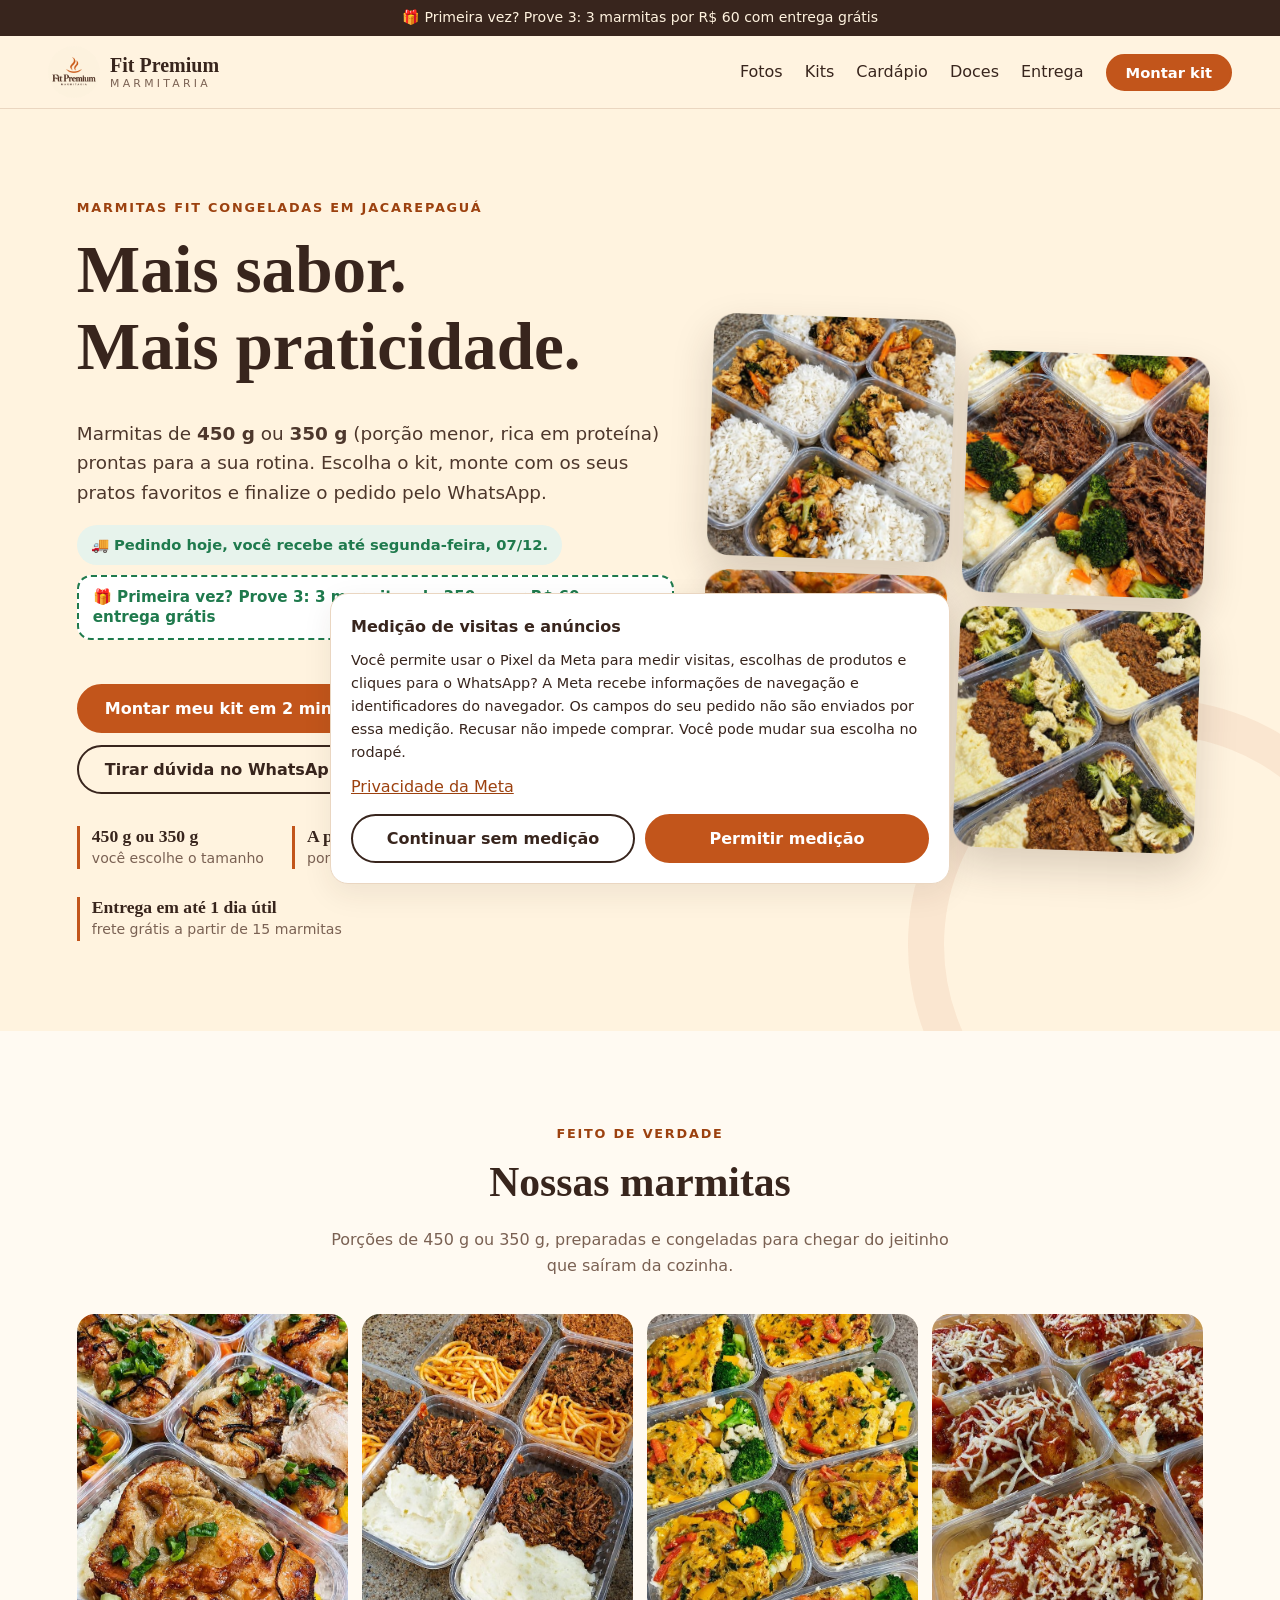
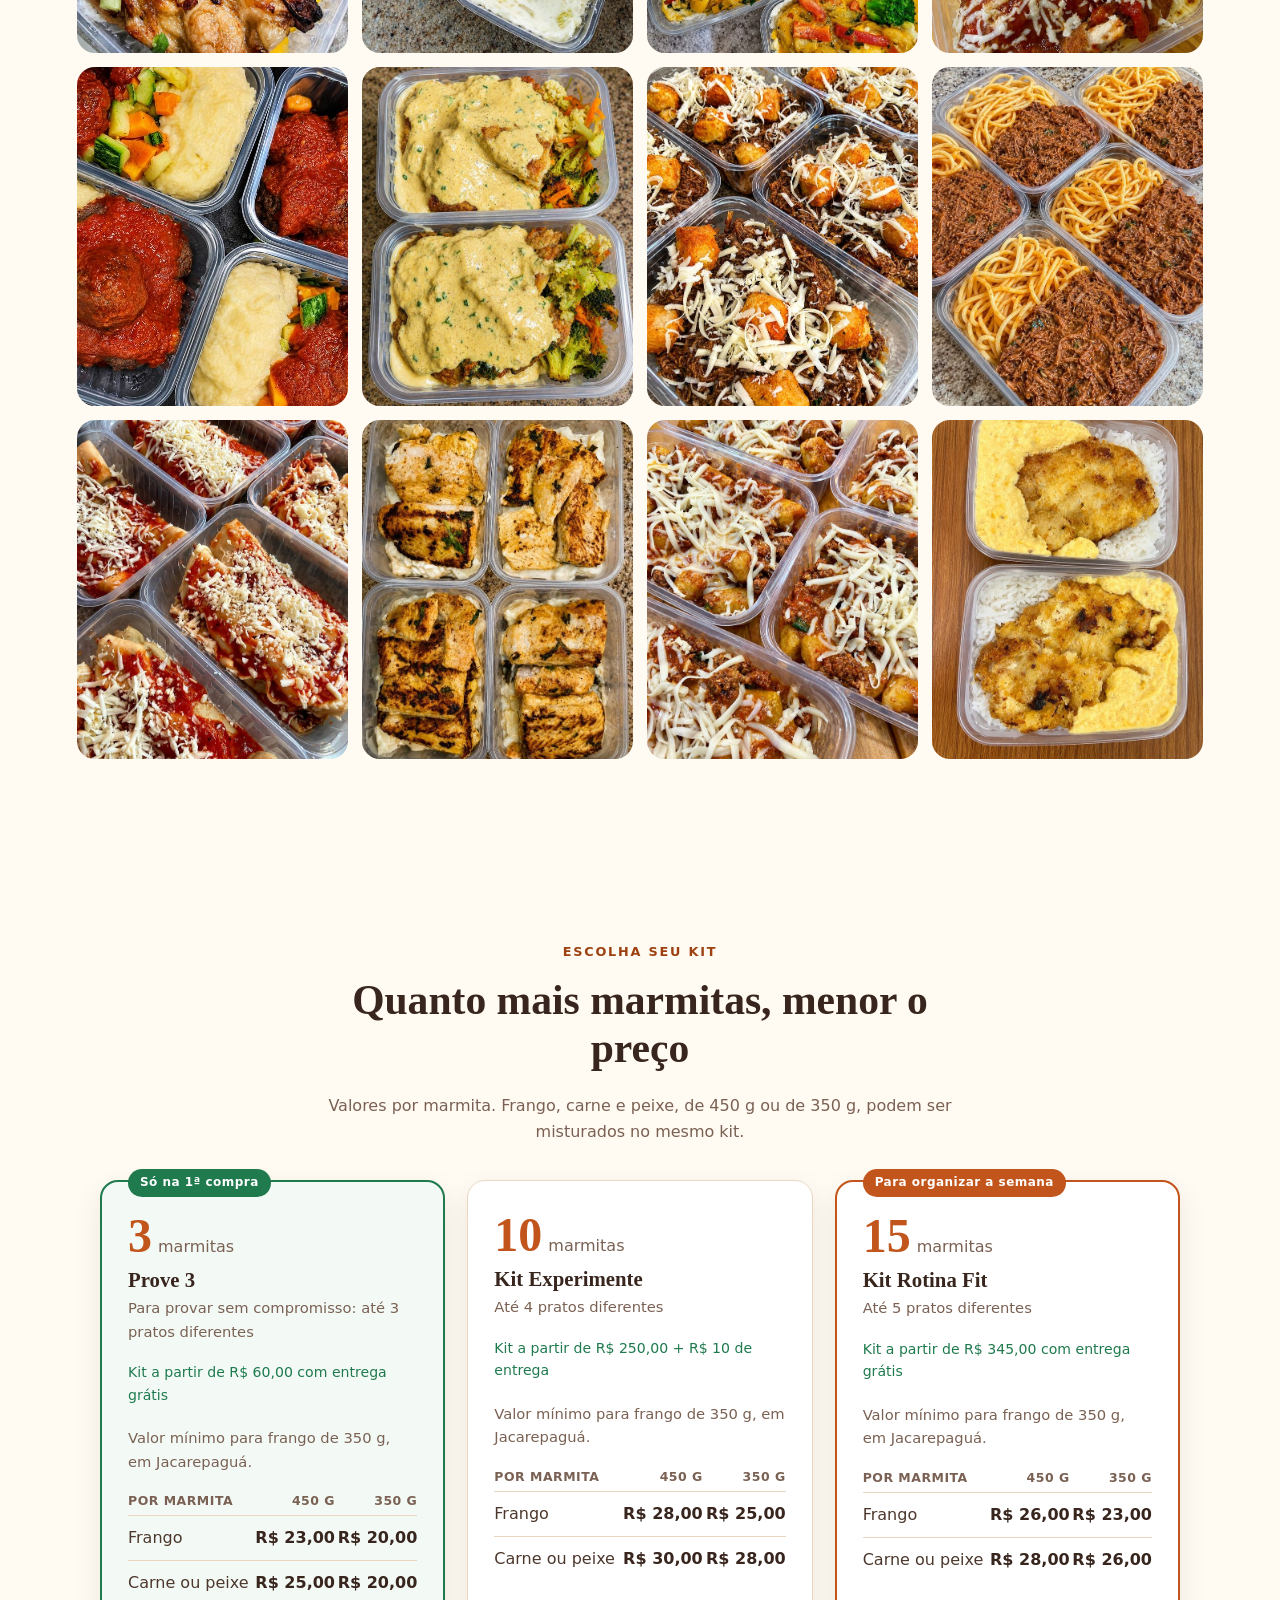
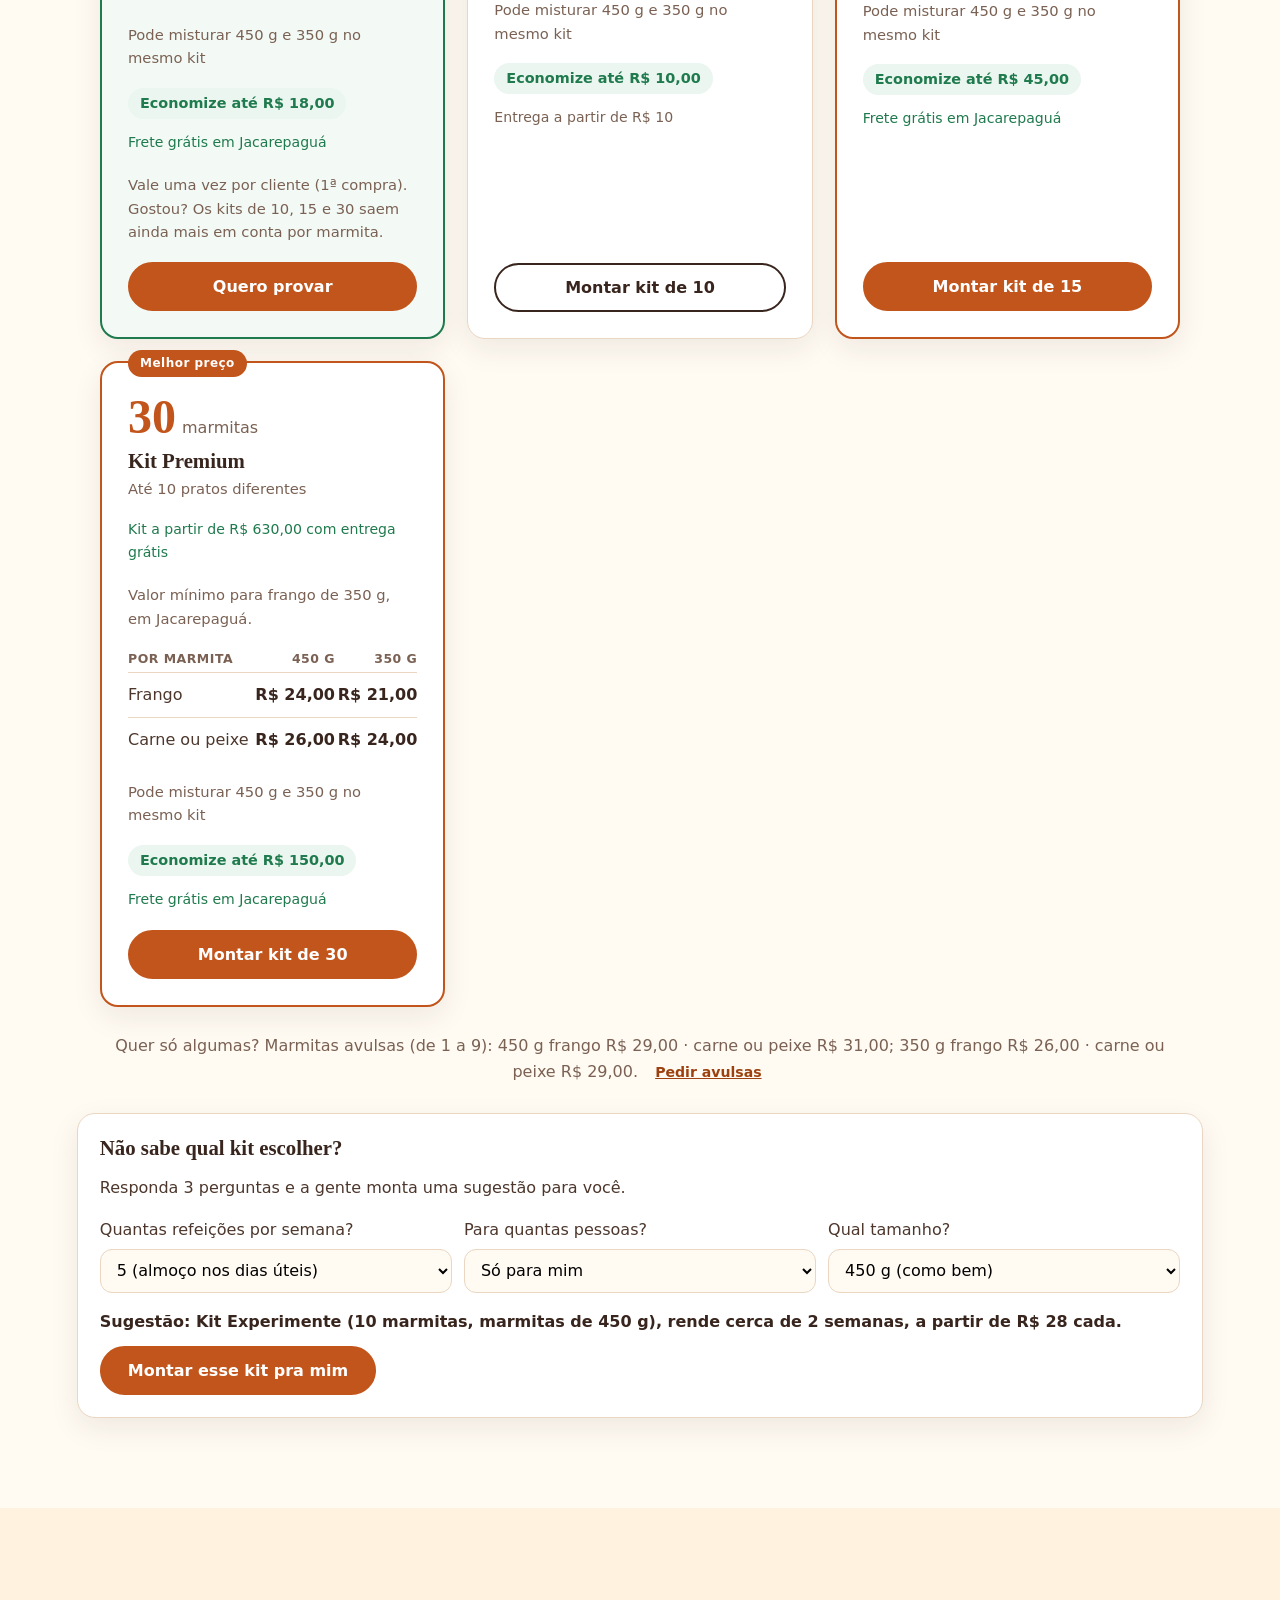
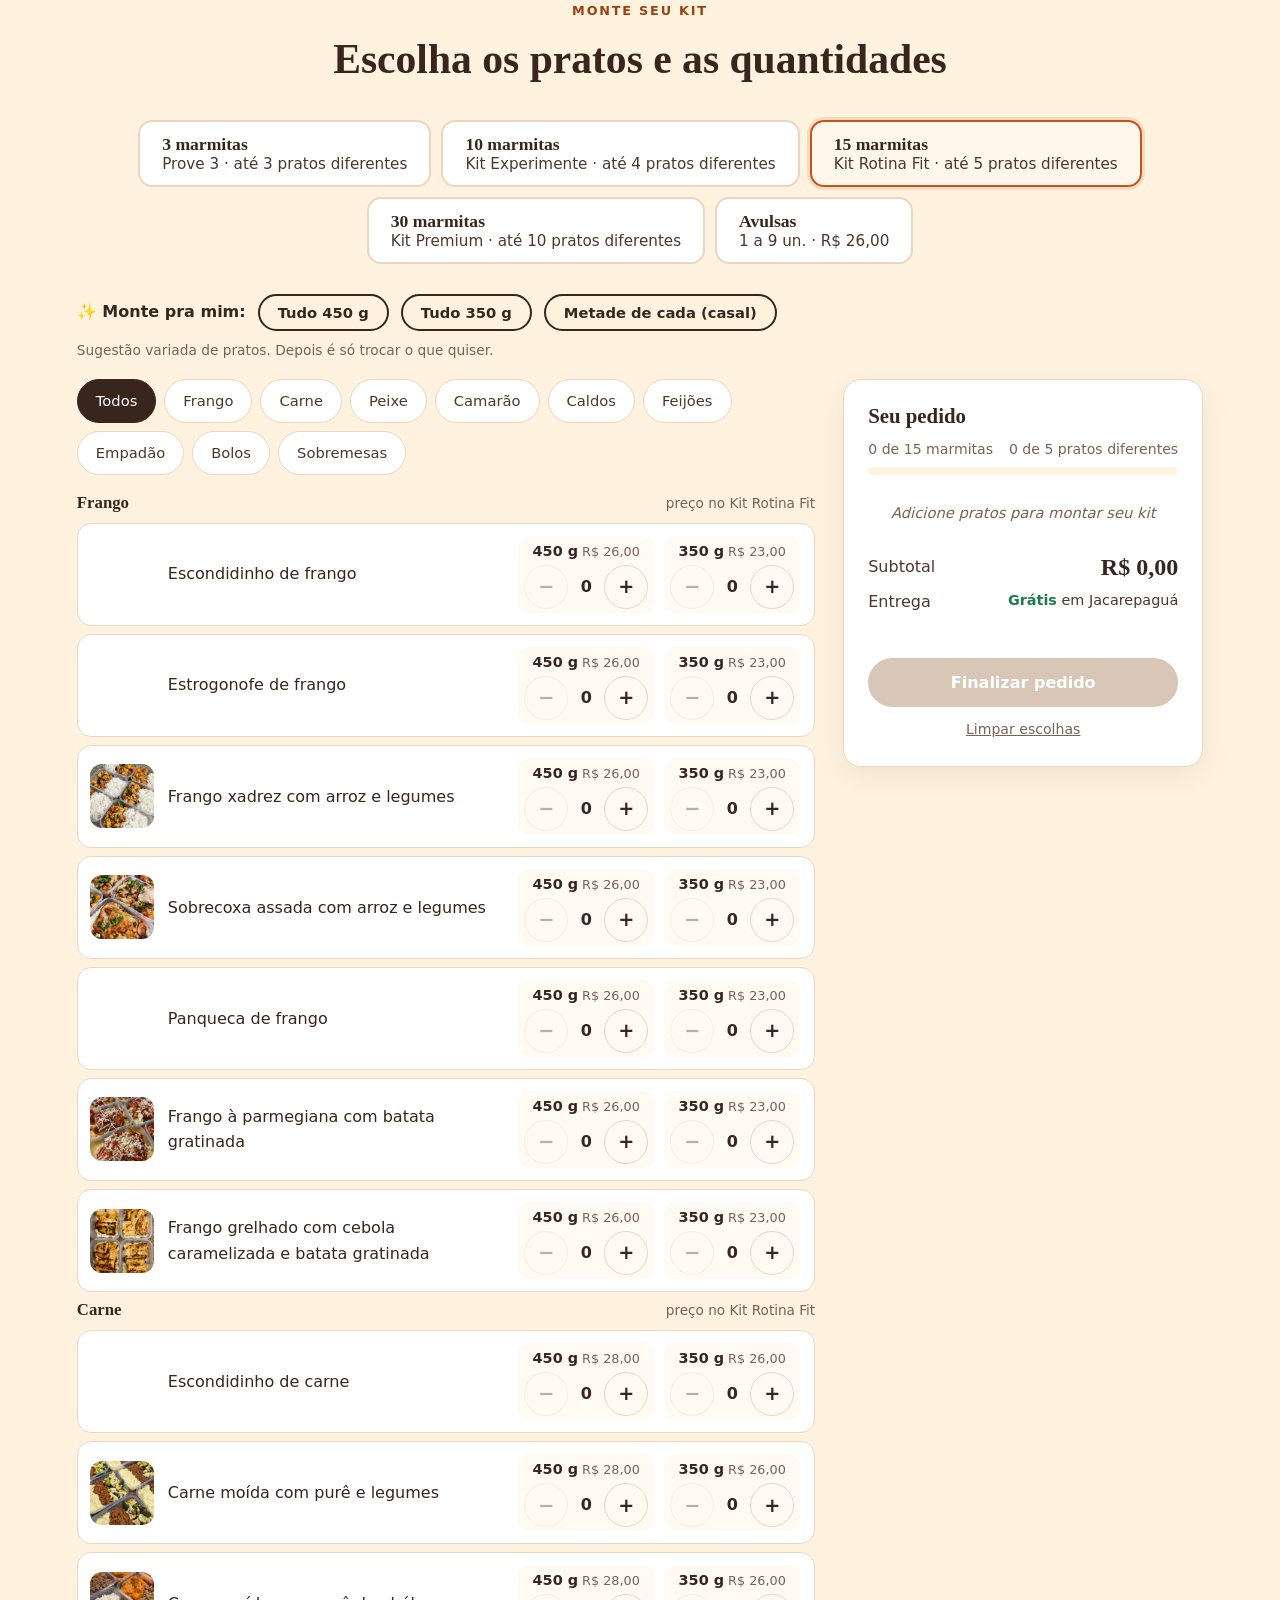
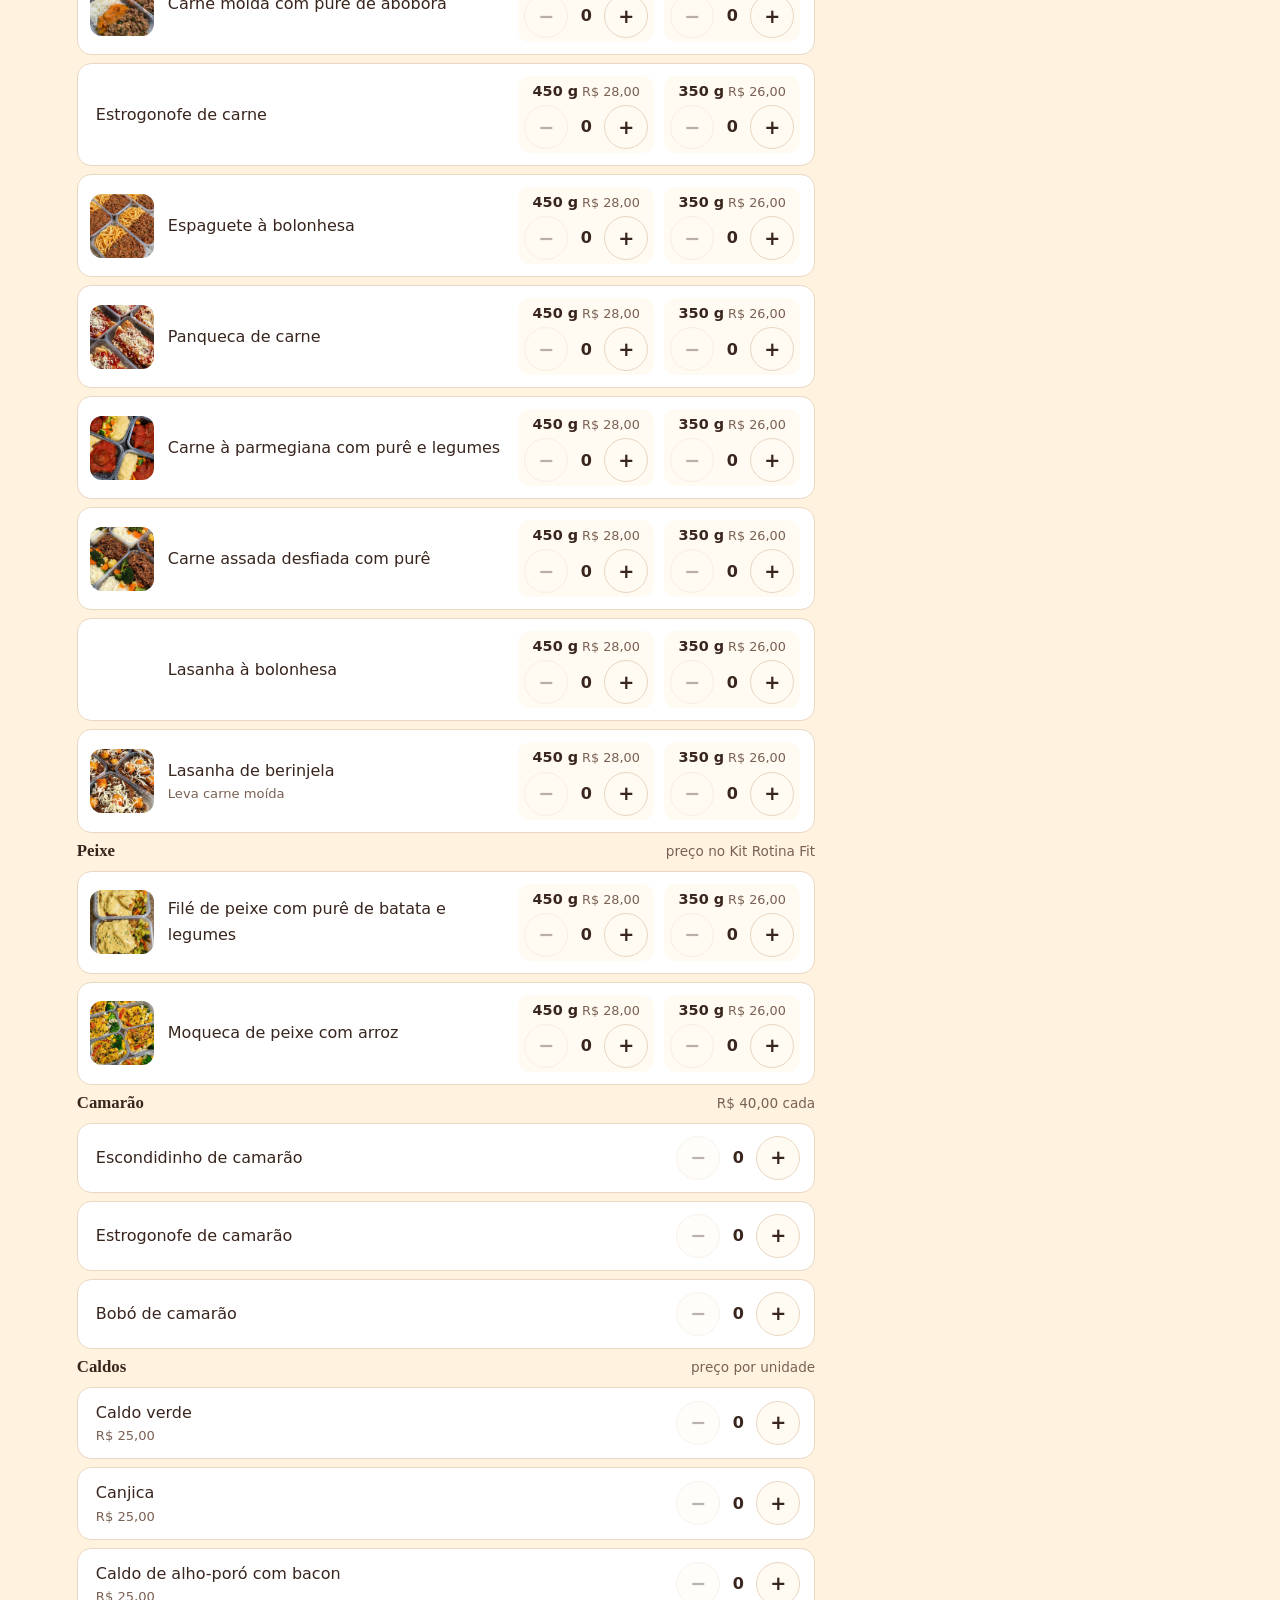
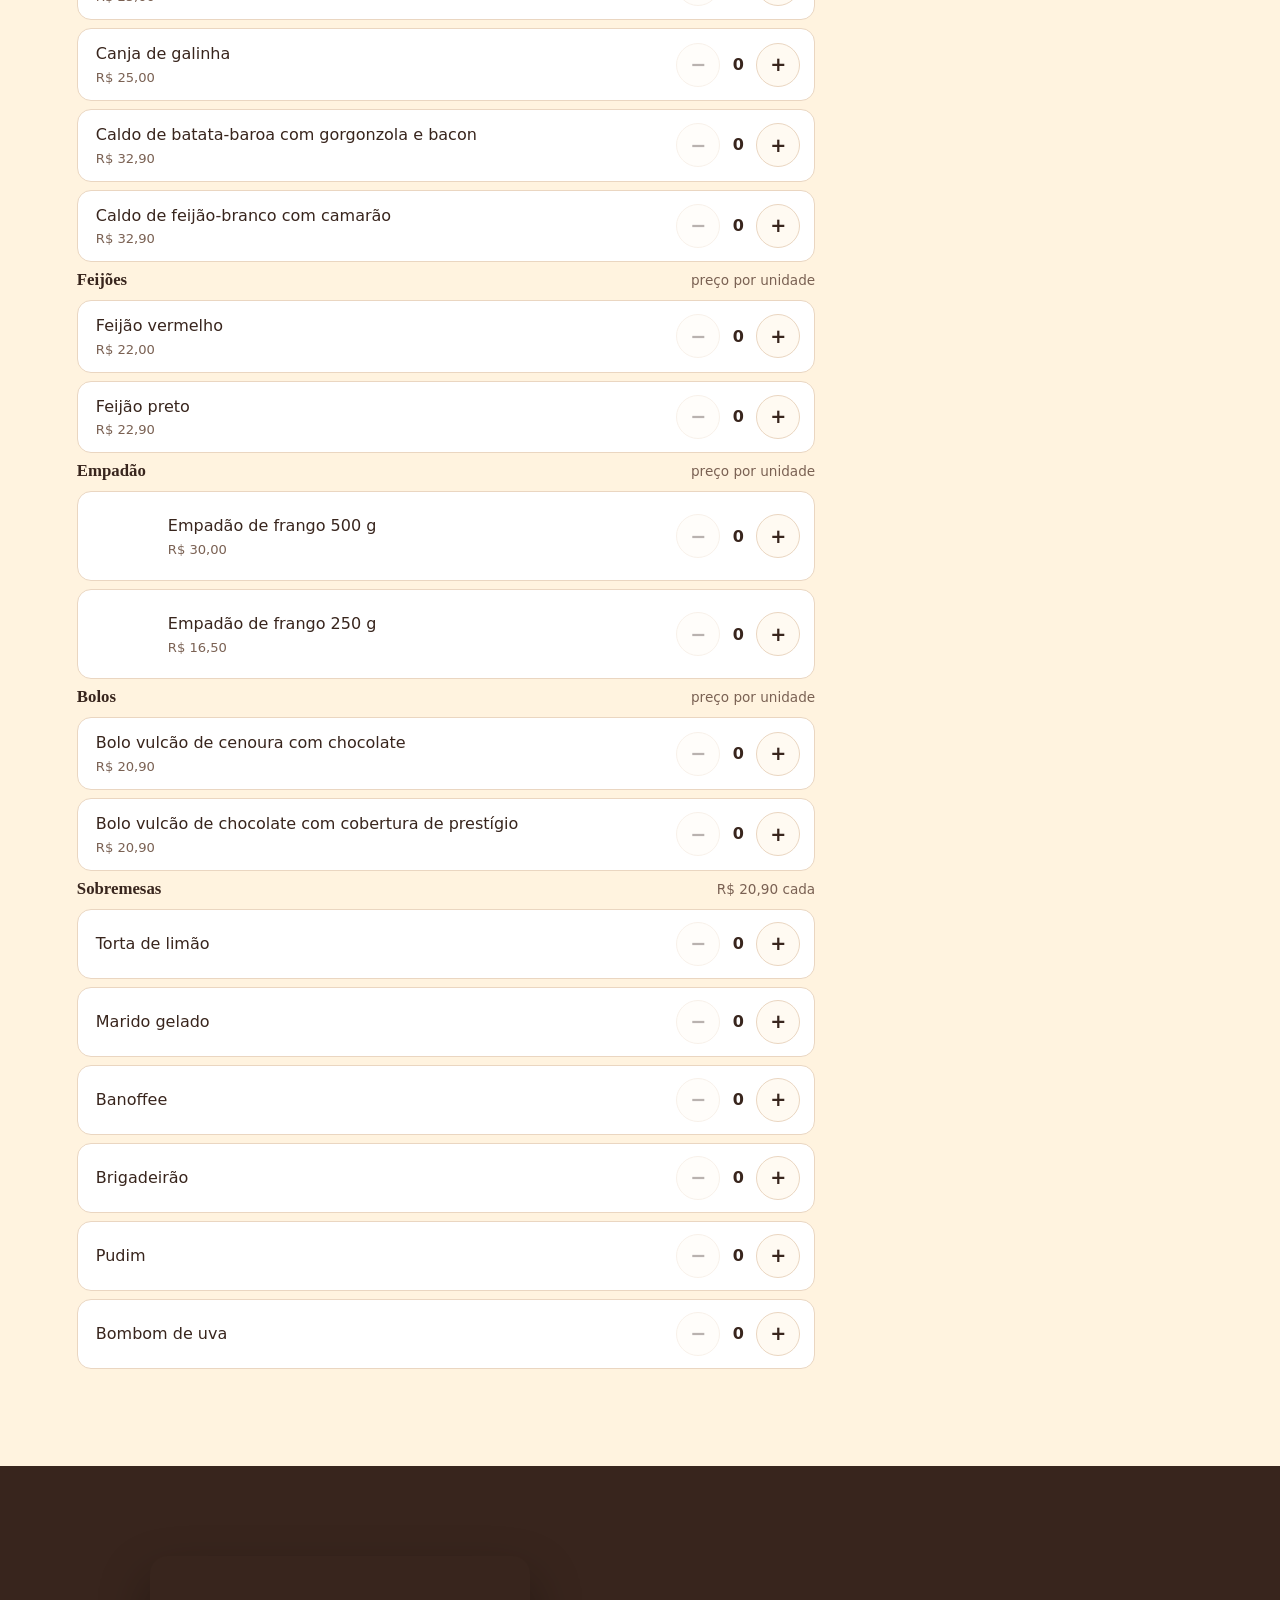
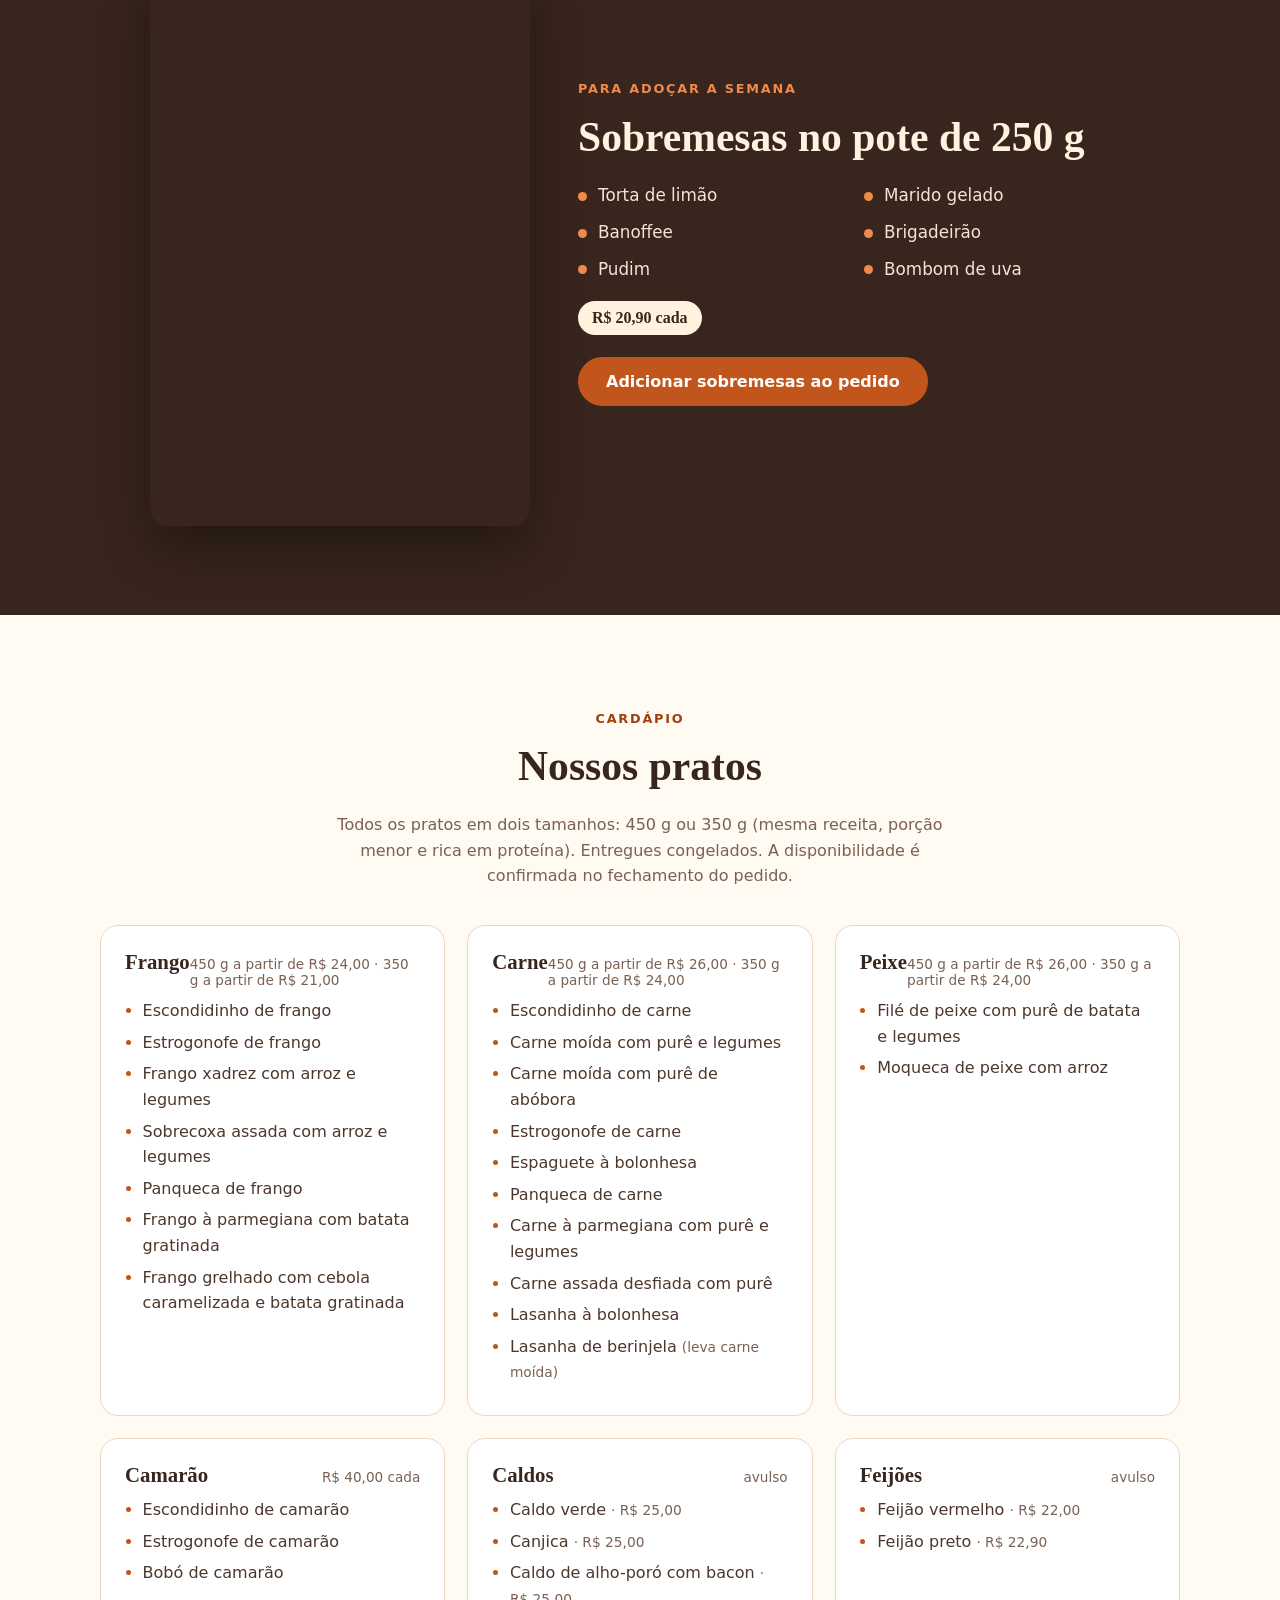
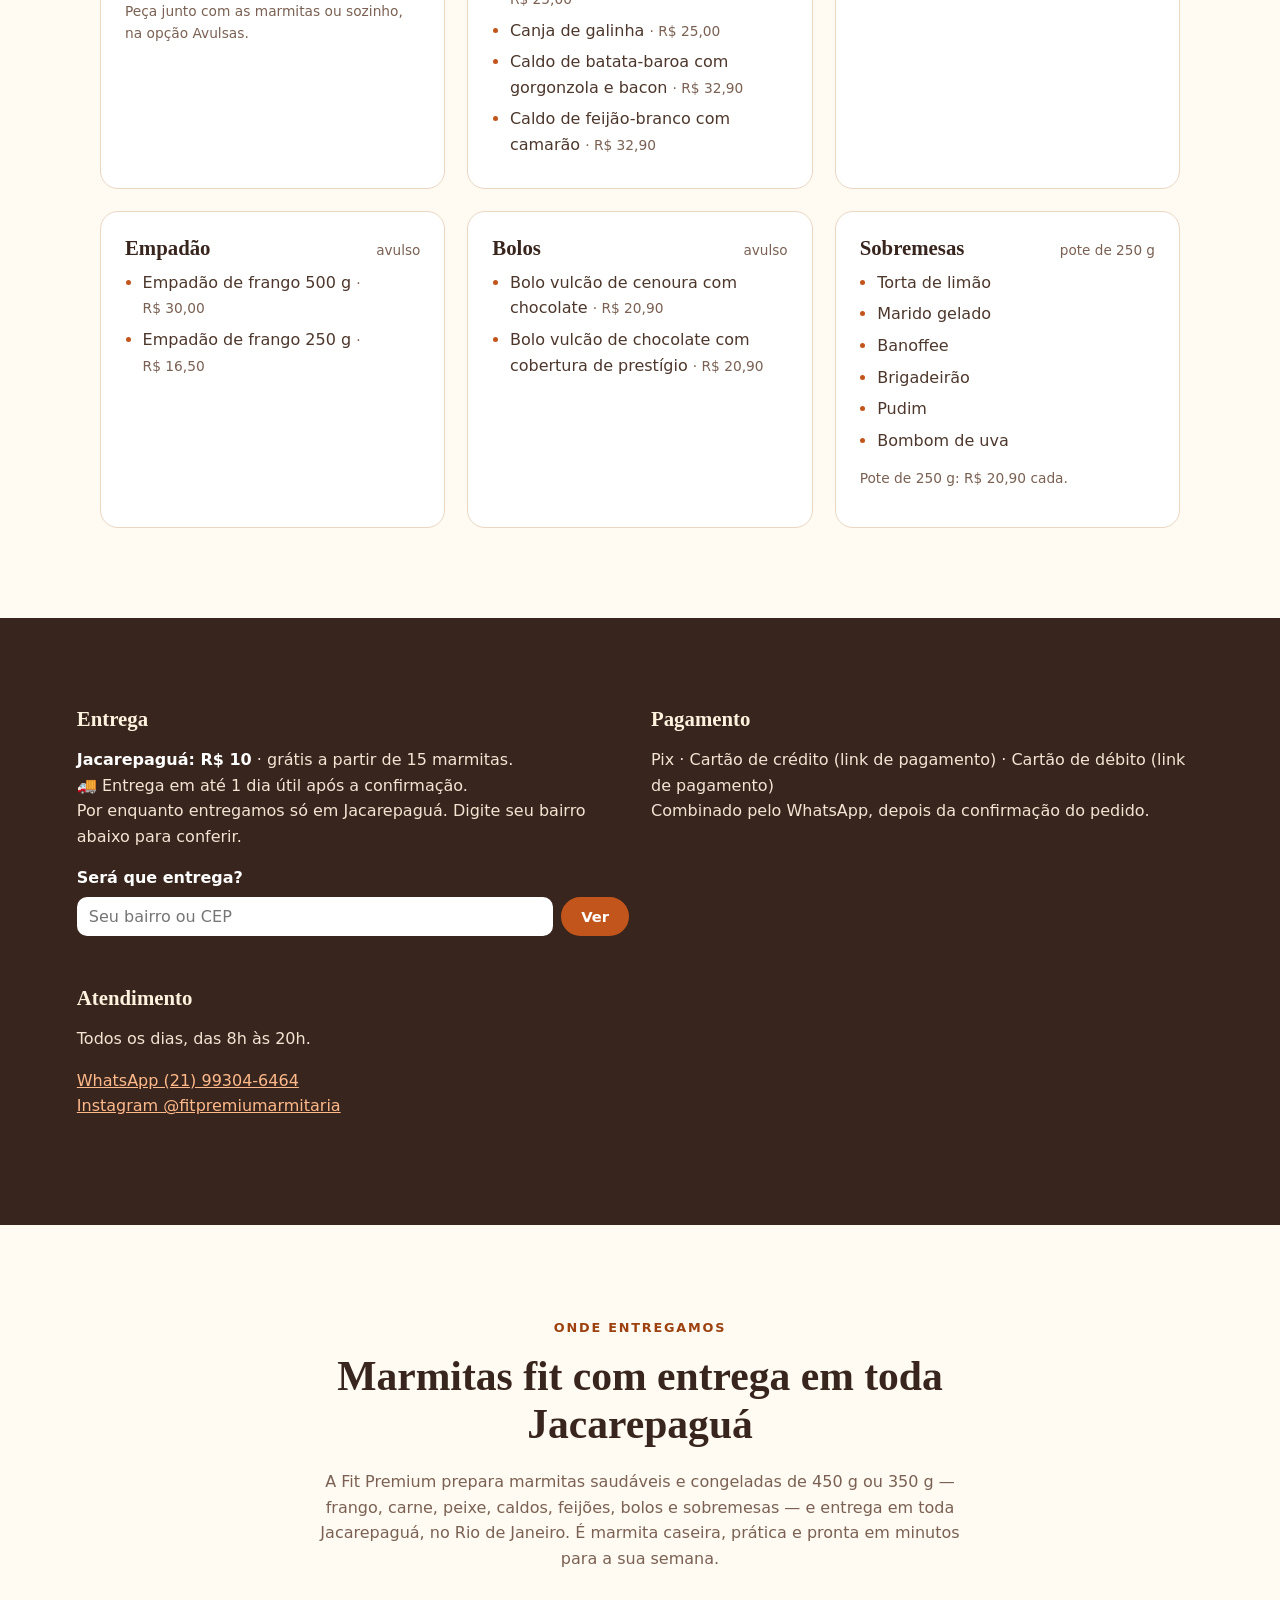
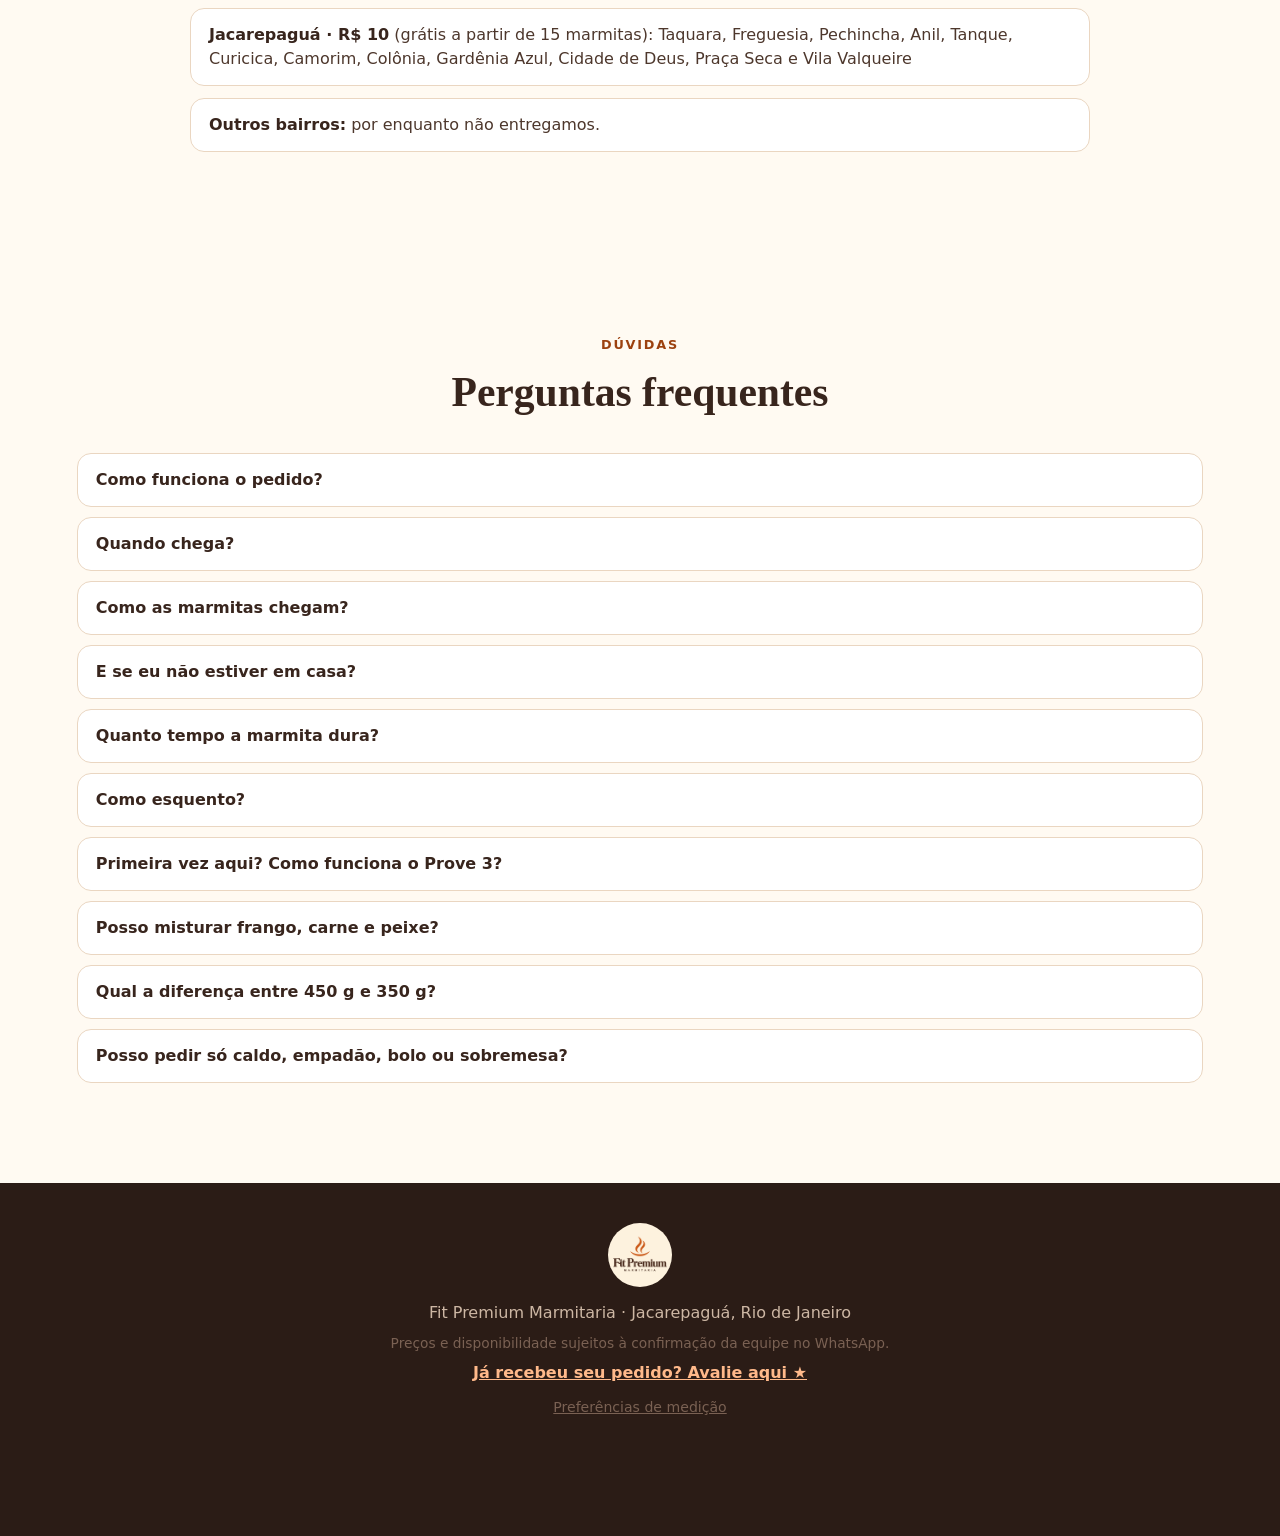
<file: index.html>
<!doctype html>
<html lang="pt-BR">
<head>
  <meta charset="utf-8">
  <meta http-equiv="Content-Security-Policy" content="default-src 'self'; script-src 'self' https://connect.facebook.net; style-src 'self' https://fonts.googleapis.com; font-src https://fonts.gstatic.com; img-src 'self' data: https://www.facebook.com; connect-src 'self' https://fitpremium-api.onrender.com https://viacep.com.br https://www.facebook.com; object-src 'none'; base-uri 'self'; form-action 'self'">
  <meta name="referrer" content="strict-origin-when-cross-origin">
  <meta name="viewport" content="width=device-width, initial-scale=1, viewport-fit=cover">
  <title>Marmitas Congeladas em Jacarepaguá | Fit Premium Marmitaria</title>
  <meta name="description" content="Marmitas fit congeladas de 450 g ou 350 g com entrega em Jacarepaguá: Taquara, Freguesia, Pechincha, Anil, Tanque e toda a região de Jacarepaguá. Kits de 10, 15 e 30 marmitas a partir de R$ 21, com frete grátis em Jacarepaguá a partir de 15 marmitas.">
  <link rel="canonical" href="https://fitpremium.onrender.com/">
  <meta name="robots" content="index, follow, max-image-preview:large">
  <meta name="geo.region" content="BR-RJ">
  <meta name="geo.placename" content="Jacarepaguá, Rio de Janeiro">
  <link rel="icon" href="logo-fit-premium.png">
  <link rel="apple-touch-icon" href="logo-fit-premium.png">
  <meta property="og:type" content="website">
  <meta property="og:locale" content="pt_BR">
  <meta property="og:site_name" content="Fit Premium Marmitaria">
  <script type="application/ld+json">
  {
    "@context": "https://schema.org",
    "@type": "FoodEstablishment",
    "@id": "https://fitpremium.onrender.com/#empresa",
    "name": "Fit Premium Marmitaria",
    "alternateName": "Fit Premium",
    "description": "Marmitas fit congeladas de 450 g ou 350 g com frango, carne e peixe. Kits de 10, 15 e 30 marmitas com entrega em toda Jacarepaguá.",
    "url": "https://fitpremium.onrender.com/",
    "image": ["https://fitpremium.onrender.com/fotos/foto-08.jpg", "https://fitpremium.onrender.com/fotos/foto-15.jpg", "https://fitpremium.onrender.com/fotos/foto-20.jpg"],
    "logo": "https://fitpremium.onrender.com/logo-fit-premium.png",
    "telephone": "+55-21-99304-6464",
    "priceRange": "R$ 21 – R$ 40",
    "servesCuisine": ["Marmitas", "Comida saudável", "Comida caseira", "Marmita fit"],
    "hasMenu": "https://fitpremium.onrender.com/#cardapio",
    "acceptsReservations": false,
    "paymentAccepted": "Pix, Cartão de crédito, Cartão de débito",
    "currenciesAccepted": "BRL",
    "address": { "@type": "PostalAddress", "addressLocality": "Rio de Janeiro", "addressRegion": "RJ", "addressCountry": "BR" },
    "areaServed": ["Jacarepaguá", "Taquara", "Freguesia (Jacarepaguá)", "Pechincha", "Anil", "Tanque", "Curicica", "Camorim", "Colônia", "Gardênia Azul", "Cidade de Deus", "Vila Valqueire", "Praça Seca"],
    "openingHoursSpecification": [{ "@type": "OpeningHoursSpecification", "dayOfWeek": ["Monday","Tuesday","Wednesday","Thursday","Friday","Saturday","Sunday"], "opens": "08:00", "closes": "20:00" }],
    "sameAs": ["https://instagram.com/fitpremiumarmitaria", "https://wa.me/5521993046464"],
    "makesOffer": [
      { "@type": "AggregateOffer", "name": "Prove 3 - 3 marmitas (1ª compra, entrega grátis)", "lowPrice": "60.00", "highPrice": "75.00", "priceCurrency": "BRL" },
      { "@type": "AggregateOffer", "name": "Kit Experimente - 10 marmitas", "lowPrice": "250.00", "highPrice": "300.00", "priceCurrency": "BRL" },
      { "@type": "AggregateOffer", "name": "Kit Rotina Fit - 15 marmitas", "lowPrice": "345.00", "highPrice": "420.00", "priceCurrency": "BRL" },
      { "@type": "AggregateOffer", "name": "Kit Premium - 30 marmitas", "lowPrice": "630.00", "highPrice": "780.00", "priceCurrency": "BRL" }
    ]
  }
  </script>
  <meta property="og:title" content="Marmitas fit de 450 g ou 350 g a partir de R$ 21 · Fit Premium">
  <meta property="og:description" content="Monte seu kit em 2 minutos. Frete grátis em Jacarepaguá a partir de 15 marmitas e entrega em até 1 dia útil.">
  <meta property="og:image:width" content="1200">
  <meta property="og:image:height" content="630">
  <meta property="og:image" content="https://fitpremium.onrender.com/compartilhar.jpg?v=20261007">
  <meta property="og:url" content="https://fitpremium.onrender.com/">
  <meta name="theme-color" content="#fff3df">
  <link rel="preconnect" href="https://fonts.googleapis.com">
  <link rel="preconnect" href="https://fonts.gstatic.com" crossorigin>
  <link href="https://fonts.googleapis.com/css2?family=Fraunces:opsz,wght@9..144,500;9..144,700&family=DM+Sans:wght@400;500;700&display=swap" rel="stylesheet">
  <link rel="stylesheet" href="estilo.css?v=20261008">
</head>
<body>
  <div class="aviso-topo" id="aviso-topo"></div>
  <header class="topo">
    <a href="#inicio" class="marca" aria-label="Fit Premium — início">
      <img src="logo-fit-premium.png" alt="" width="52" height="52">
      <span>Fit Premium<small>Marmitaria</small></span>
    </a>
    <nav aria-label="Principal">
      <a href="#fotos">Fotos</a>
      <a href="#combos">Kits</a>
      <a href="#cardapio">Cardápio</a>
      <a href="#doces">Doces</a>
      <a href="#entrega">Entrega</a>
      <a href="#montar" class="btn btn-pequeno">Montar kit</a>
    </nav>
  </header>

  <main>
    <section id="inicio" class="hero">
      <div class="hero-texto">
        <h1><span class="selo">Marmitas fit congeladas em Jacarepaguá</span>Mais sabor.<br>Mais praticidade.</h1>
        <p class="lead">Marmitas de <strong>450 g</strong> ou <strong>350 g</strong> (porção menor, rica em proteína) prontas para a sua rotina. Escolha o kit, monte com os seus pratos favoritos e finalize o pedido pelo WhatsApp.</p>
        <p class="hero-entrega" id="hero-entrega"></p>
        <button type="button" class="hero-entrada" id="hero-entrada" hidden></button>
        <div class="hero-acoes">
          <a href="#montar" class="btn">Montar meu kit em 2 minutos</a>
          <a href="#quiz" class="btn btn-contorno">Qual kit é para mim?</a>
          <a href="https://wa.me/5521993046464?text=Oi!%20Tenho%20uma%20d%C3%BAvida%20sobre%20as%20marmitas" class="btn btn-contorno" target="_blank" rel="noopener">Tirar dúvida no WhatsApp</a>
        </div>
        <ul class="hero-fatos">
          <li><strong>450 g ou 350 g</strong><span>você escolhe o tamanho</span></li>
          <li><strong>A partir de R$ 21</strong><span>por marmita</span></li>
          <li><strong>Entrega em até 1 dia útil</strong><span>frete grátis a partir de 15 marmitas</span></li>
        </ul>
      </div>
      <div class="hero-fotos" id="hero-fotos" aria-label="Fotos das marmitas Fit Premium"></div>
    </section>

    <section id="fotos" class="secao galeria-secao">
      <div class="secao-cab">
        <p class="selo">Feito de verdade</p>
        <h2>Nossas marmitas</h2>
        <p>Porções de 450 g ou 350 g, preparadas e congeladas para chegar do jeitinho que saíram da cozinha.</p>
      </div>
      <div class="galeria" id="galeria"></div>
    </section>

    <section id="combos" class="secao">
      <div class="secao-cab">
        <p class="selo">Escolha seu kit</p>
        <h2>Quanto mais marmitas, menor o preço</h2>
        <p>Valores por marmita. Frango, carne e peixe, de 450 g ou de 350 g, podem ser misturados no mesmo kit.</p>
      </div>
      <div id="lista-combos" class="combos"></div>
      <div class="quiz" id="quiz">
        <h3>Não sabe qual kit escolher?</h3>
        <p>Responda 3 perguntas e a gente monta uma sugestão para você.</p>
        <div class="duas">
          <label>Quantas refeições por semana?<select id="quiz-refeicoes">
            <option value="3">Umas 3 (só para garantir)</option>
            <option value="5" selected>5 (almoço nos dias úteis)</option>
            <option value="7">7 (uma por dia)</option>
            <option value="14">10 ou mais (almoço e jantar)</option>
          </select></label>
          <label>Para quantas pessoas?<select id="quiz-pessoas">
            <option value="1" selected>Só para mim</option>
            <option value="2">2 pessoas</option>
            <option value="3">3 ou mais</option>
          </select></label>
          <label>Qual tamanho?<select id="quiz-tamanho">
            <option value="450" selected>450 g (como bem)</option>
            <option value="300">350 g (como menos)</option>
            <option value="misto">Metade de cada (ex.: casal)</option>
          </select></label>
        </div>
        <p class="quiz-resultado" id="quiz-resultado" aria-live="polite"></p>
        <button type="button" class="btn" id="quiz-montar">Montar esse kit pra mim</button>
      </div>
    </section>

    <section id="montar" class="secao montador">
      <div class="secao-cab">
        <p class="selo">Monte seu kit</p>
        <h2>Escolha os pratos e as quantidades</h2>
      </div>

      <div class="passo-combo" role="radiogroup" aria-label="Tamanho do kit" id="seletor-combo"></div>
      <div class="monte-pra-mim"><strong>✨ Monte pra mim:</strong>
        <button type="button" class="btn btn-contorno btn-pequeno" data-sugestao="450">Tudo 450 g</button>
        <button type="button" class="btn btn-contorno btn-pequeno" data-sugestao="300">Tudo 350 g</button>
        <button type="button" class="btn btn-contorno btn-pequeno" data-sugestao="misto">Metade de cada (casal)</button>
        <span>Sugestão variada de pratos. Depois é só trocar o que quiser.</span></div>

      <div class="montador-grid">
        <div class="pratos">
          <div class="filtros" role="tablist" aria-label="Categorias" id="filtros"></div>
          <div id="lista-pratos"></div>
        </div>

        <aside class="resumo" id="resumo" aria-labelledby="resumo-titulo">
          <h3 id="resumo-titulo">Seu pedido</h3>
          <div class="progresso">
            <div class="progresso-info"><span id="prog-marmitas">0 de 10 marmitas</span><span id="prog-pratos">0 de 4 pratos diferentes</span></div>
            <div class="barra"><div id="barra-fill"></div></div>
          </div>
          <ul id="resumo-itens" class="resumo-itens"></ul>
          <div class="resumo-total">
            <div><span>Subtotal</span><strong id="subtotal">R$ 0,00</strong></div>
            <p class="pequeno" id="nota-doces" hidden>+ sobremesas: valor confirmado no WhatsApp</p>
            <div class="frete"><span>Entrega</span><span id="frete-info">—</span></div>
          </div>
          <p id="aviso" class="aviso" aria-live="polite"></p>
          <button id="btn-finalizar" class="btn btn-bloco" disabled>Finalizar pedido</button>
          <button id="btn-limpar" class="link-limpar" type="button">Limpar escolhas</button>
        </aside>
      </div>
    </section>

    <section id="doces" class="secao doces">
      <div class="doces-grid">
        <img id="doces-foto" alt="Sobremesas Fit Premium no pote de 250 g: torta de limão, marido gelado, banoffee, brigadeirão, pudim e bombom de uva" width="400" height="600" loading="lazy">
        <div>
          <p class="selo">Para adoçar a semana</p>
          <h2>Sobremesas no pote de <span id="doces-peso">250 g</span></h2>
          <ul class="doces-lista" id="doces-lista"></ul>
          <p class="doces-preco" id="doces-preco"></p>
          <p class="doces-combo" id="doces-combo"></p>
          <button type="button" class="btn" id="btn-doces">Adicionar sobremesas ao pedido</button>
        </div>
      </div>
    </section>

    <section id="avaliacoes" class="secao avaliacoes" hidden>
      <div class="secao-cab">
        <p class="selo">Clientes satisfeitos</p>
        <h2>Quem prova, volta</h2>
        <p id="media-avaliacoes"></p>
      </div>
      <div class="depoimentos" id="depoimentos"></div>
    </section>

    <section id="cardapio" class="secao">
      <div class="secao-cab">
        <p class="selo">Cardápio</p>
        <h2>Nossos pratos</h2>
        <p>Todos os pratos em dois tamanhos: 450 g ou 350 g (mesma receita, porção menor e rica em proteína). Entregues congelados. A disponibilidade é confirmada no fechamento do pedido.</p>
      </div>
      <div id="cardapio-lista" class="cardapio"></div>
    </section>

    <section id="entrega" class="secao info">
      <div class="info-card">
        <h3>Entrega</h3>
        <p><strong>Jacarepaguá: R$ 10</strong> · grátis a partir de 15 marmitas.<br>🚚 Entrega em até 1 dia útil após a confirmação.<br>Por enquanto entregamos só em Jacarepaguá. Digite seu bairro abaixo para conferir.</p>
        <form class="sera-entrega" id="form-sera" novalidate>
          <label for="inp-sera">Será que entrega?</label>
          <div><input id="inp-sera" list="lista-bairros" placeholder="Seu bairro ou CEP" autocomplete="off" maxlength="60"><button class="btn btn-pequeno">Ver</button></div>
          <p id="res-sera" aria-live="polite"></p>
        </form>
      </div>
      <div class="info-card">
        <h3>Pagamento</h3>
        <p><span id="lista-pagamentos"></span><br>Combinado pelo WhatsApp, depois da confirmação do pedido.</p>
      </div>
      <div class="info-card">
        <h3>Atendimento</h3>
        <p>Todos os dias, das 8h às 20h.</p>
        <p><a id="link-whats" href="#">WhatsApp (21) 99304-6464</a><br><a id="link-insta" href="#">Instagram @fitpremiumarmitaria</a></p>
      </div>
    </section>
    <section id="onde-entregamos" class="secao regioes">
      <div class="secao-cab">
        <p class="selo">Onde entregamos</p>
        <h2>Marmitas fit com entrega em toda Jacarepaguá</h2>
        <p>A Fit Premium prepara marmitas saudáveis e congeladas de 450 g ou 350 g — frango, carne, peixe, caldos, feijões, bolos e sobremesas — e entrega em toda Jacarepaguá, no Rio de Janeiro. É marmita caseira, prática e pronta em minutos para a sua semana.</p>
      </div>
      <ul class="lista-bairros">
        <li><strong>Jacarepaguá · R$ 10</strong> (grátis a partir de 15 marmitas): Taquara, Freguesia, Pechincha, Anil, Tanque, Curicica, Camorim, Colônia, Gardênia Azul, Cidade de Deus, Praça Seca e Vila Valqueire</li>
        <li><strong>Outros bairros:</strong> por enquanto não entregamos.</li>
      </ul>
    </section>
    <section id="duvidas" class="secao duvidas">
      <div class="secao-cab">
        <p class="selo">Dúvidas</p>
        <h2>Perguntas frequentes</h2>
      </div>
      <details><summary>Como funciona o pedido?</summary><p>Você escolhe o kit e os pratos aqui no site e toca em "Enviar pedido pelo WhatsApp". A equipe confirma disponibilidade, data e total por lá. Pagamento por Pix ou cartão (enviamos um link de pagamento pelo WhatsApp). O pedido sai depois do pagamento confirmado.</p></details>
      <details><summary>Quando chega?</summary><p>Entregamos em até 1 dia útil após a confirmação do pedido. Se preferir uma data específica, é só escolher no pedido.</p></details>
      <details><summary>Como as marmitas chegam?</summary><p>Congeladas, em caixa térmica com gelo, lacrada com o número do seu pedido. Você escolhe o período (manhã ou tarde) e avisamos pelo WhatsApp quando o pedido sair. Ao receber, guarde logo no freezer.</p></details>
      <details><summary>E se eu não estiver em casa?</summary><p>A portaria ou outra pessoa pode receber, se você autorizar no pedido. Se não houver ninguém e o pedido voltar, combinamos uma nova entrega pelo WhatsApp, com nova taxa de entrega.</p></details>
      <details><summary>Quanto tempo a marmita dura?</summary><p>Até 3 meses no freezer. Depois de descongelada, consuma em até 3 dias (na geladeira).</p></details>
      <details><summary>Como esquento?</summary><p>No micro-ondas, por 5 a 7 minutos, mexendo na metade do tempo.</p></details>
      <details><summary>Primeira vez aqui? Como funciona o Prove 3?</summary><p>É a nossa oferta de entrada: 3 marmitas (até 3 pratos diferentes) com entrega grátis em Jacarepaguá, por R$ 20 cada na de 350 g (R$ 60 o kit) ou a partir de R$ 23 na de 450 g. Vale uma vez por cliente, na primeira compra. Depois, os kits de 10, 15 e 30 têm o melhor preço por marmita.</p></details>
      <details><summary>Posso misturar frango, carne e peixe?</summary><p>Pode! Cada kit aceita um número de pratos diferentes (4, 5 ou 10) e você escolhe quantas marmitas de cada.</p></details>
      <details><summary>Qual a diferença entre 450 g e 350 g?</summary><p>É a mesma receita. A de 350 g tem menos acompanhamento e mantém a proteína: é para quem come menos ou está de dieta. Dá para misturar os dois tamanhos no mesmo kit (por exemplo, um casal). O mesmo prato nos dois tamanhos conta como um prato só.</p></details>
      <details><summary>Posso pedir só caldo, empadão, bolo ou sobremesa?</summary><p>Pode. Escolha "Avulsas" no montador e adicione só os itens que quiser.</p></details>
    </section>
  </main>


  <footer class="rodape">
    <img src="logo-fit-premium.png" alt="" width="64" height="64">
    <p>Fit Premium Marmitaria · Jacarepaguá, Rio de Janeiro</p>
    <p class="pequeno">Preços e disponibilidade sujeitos à confirmação da equipe no WhatsApp.</p>
    <p><a href="avaliar.html" class="link-rodape">Já recebeu seu pedido? Avalie aqui ★</a></p>
    <p><button type="button" class="link-limpar" id="medicao-preferencias">Preferências de medição</button></p>
  </footer>
  <aside id="preferencias-medicao" class="preferencias-medicao" aria-label="Preferências de medição" hidden>
    <strong>Medição de visitas e anúncios</strong>
    <p>Você permite usar o Pixel da Meta para medir visitas, escolhas de produtos e cliques para o WhatsApp? A Meta recebe informações de navegação e identificadores do navegador. Os campos do seu pedido não são enviados por essa medição. Recusar não impede comprar. Você pode mudar sua escolha no rodapé.</p>
    <a href="https://www.facebook.com/privacy/policy/" target="_blank" rel="noopener">Privacidade da Meta</a>
    <div class="acoes-medicao">
      <button type="button" class="btn btn-contorno" id="medicao-recusar">Continuar sem medição</button>
      <button type="button" class="btn" id="medicao-aceitar">Permitir medição</button>
    </div>
  </aside>

  <!-- Barra fixa no celular -->
  <div class="barra-movel" id="barra-movel">
    <div><strong id="bm-total">R$ 0,00</strong><span id="bm-info">0 de 10 marmitas</span></div>
    <a href="#resumo" class="btn btn-pequeno" id="bm-btn">Ver pedido</a>
  </div>

  <dialog id="checkout" aria-labelledby="checkout-titulo">
    <form id="form-checkout" method="dialog">
      <div class="dlg-cab">
        <h3 id="checkout-titulo">Finalizar pedido</h3>
        <button type="button" class="fechar" id="btn-fechar" aria-label="Fechar">×</button>
      </div>
      <p class="pequeno">Ao continuar, abriremos o WhatsApp com seu pedido pronto. Toque em enviar no WhatsApp para Marcos Medina receber a mensagem e confirmar disponibilidade, entrega e total. Atendimento todos os dias, das 8h às 20h.</p>
      <label>Nome<input name="nome" required autocomplete="name" maxlength="80"></label>
      <label>Seu WhatsApp<input name="telefone" required inputmode="tel" autocomplete="tel-national" placeholder="(21) 99999-9999" maxlength="16"></label>
      <input type="hidden" name="tipo" value="Entrega">
      <!-- Campo-armadilha contra robôs: fica invisível e deve continuar vazio. -->
      <div class="hp" aria-hidden="true"><label>Site<input name="site" tabindex="-1" autocomplete="off"></label></div>
      <div id="campos-endereco">
        <label>CEP<input name="cep" inputmode="numeric" autocomplete="postal-code" placeholder="00000-000 (preenche o endereço)" maxlength="9"></label>
        <label>Endereço completo<input name="endereco" autocomplete="street-address" placeholder="Rua, número, complemento" maxlength="200"></label>
        <div class="duas">
          <label>Bairro<input name="bairro" list="lista-bairros" required autocomplete="off" placeholder="Ex.: Taquara" maxlength="60"></label>
          <label>Cidade<select name="cidade" id="sel-cidade"></select></label>
        </div>
        <datalist id="lista-bairros"></datalist>
        <p class="taxa-entrega" id="taxa-entrega" aria-live="polite"></p>
        <a class="pequeno" href="https://wa.me/5521993046464?text=Ol%C3%A1!%20Quero%20consultar%20a%20entrega%20no%20meu%20bairro." target="_blank" rel="noopener">Não encontrou seu bairro? Consulte a entrega pelo WhatsApp</a>
      </div>
      <label>Data desejada<input name="data" type="date" id="inp-data"></label>
      <label>Período de entrega<select name="periodo" id="sel-periodo" required></select></label>
      <label class="check"><input type="checkbox" name="porteiro" value="sim"> A portaria (ou outra pessoa) pode receber</label>
      <p class="pequeno">🚚 Entregamos em até 1 dia útil após a confirmação do pedido. Deixe a data em branco para receber o quanto antes. As marmitas vão congeladas, em caixa térmica com gelo e lacrada.</p>
      <label>Observações<textarea name="obs" rows="2" placeholder="Opcional" maxlength="300"></textarea></label>
      <div class="total-checkout" id="total-checkout"></div>
      <p class="pequeno">💳 A forma de pagamento (Pix ou cartão) é combinada no WhatsApp: depois de conferir o pedido, Marcos Medina envia a chave Pix ou o link de pagamento. Aguarde essa confirmação antes de pagar.</p>
      <p class="aviso" id="erro-checkout" role="alert"></p>
      <button class="btn btn-bloco btn-whats" type="submit">Enviar pedido pelo WhatsApp</button>
    </form>
    <div class="pedido-ok" id="pedido-ok" hidden>
      <p class="selo">Quase lá ✓</p>
      <h3 id="ok-codigo">Pedido registrado</h3>
      <p id="ok-texto"></p>
      <p class="pequeno">Seu pedido ainda depende de confirmação. Marcos Medina confere disponibilidade, entrega e total e envia a forma de pagamento pelo WhatsApp. Aguarde essa confirmação antes de pagar.</p>
      <a class="btn btn-bloco btn-whats" id="ok-whats" href="#" target="_blank" rel="noopener">Abrir o WhatsApp de novo</a>
      <button type="button" class="link-limpar" id="ok-fechar">Fechar</button>
    </div>
  </dialog>

  <script src="dados.js?v=20261008"></script>
  <script src="preco.js?v=20261008"></script>
  <script src="medicao.js?v=20261002b"></script>
  <script src="app.js?v=20261008"></script>
</body>
</html>
</file>
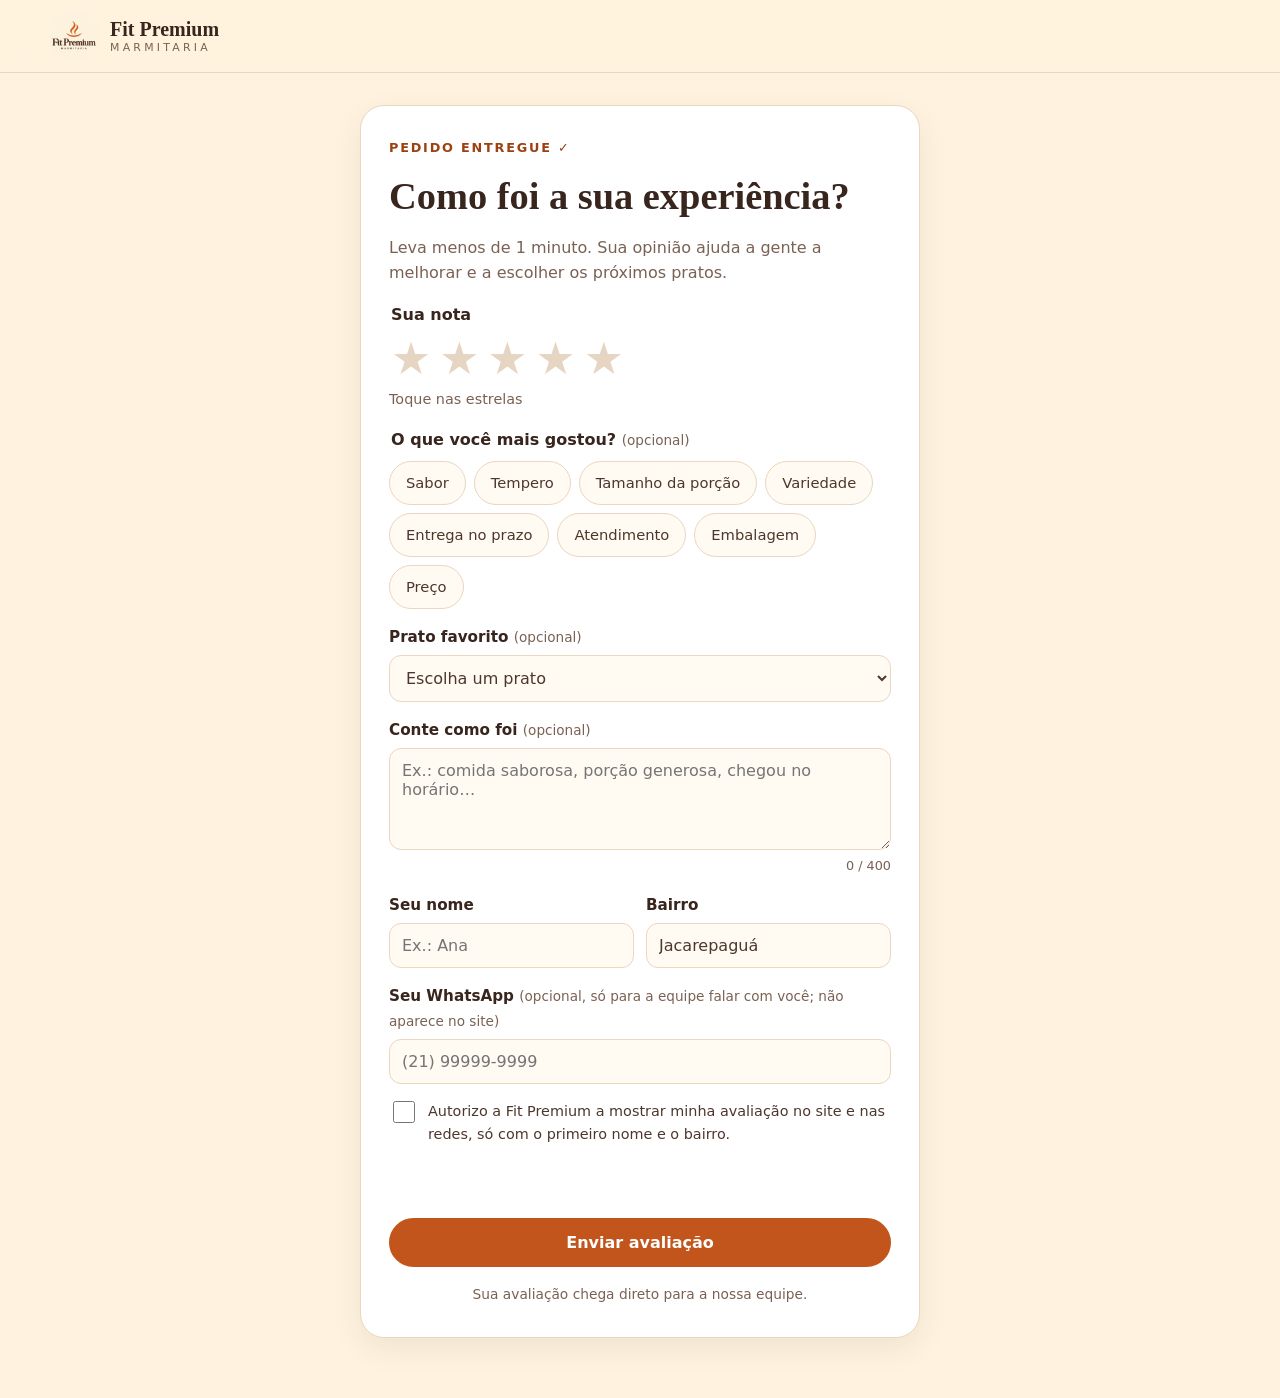
<file: avaliar.html>
<!doctype html>
<html lang="pt-BR">
<head>
  <meta charset="utf-8">
  <meta http-equiv="Content-Security-Policy" content="default-src 'self'; script-src 'self'; style-src 'self' https://fonts.googleapis.com; font-src https://fonts.gstatic.com; img-src 'self' data:; connect-src 'self' https://fitpremium-api.onrender.com; object-src 'none'; base-uri 'self'; form-action 'self'">
  <meta name="referrer" content="strict-origin-when-cross-origin">
  <meta name="viewport" content="width=device-width, initial-scale=1, viewport-fit=cover">
  <meta name="robots" content="noindex">
  <title>Avalie seu pedido · Fit Premium</title>
  <meta name="description" content="Conte para a Fit Premium como foi o seu pedido.">
  <link rel="icon" href="logo-fit-premium.png">
  <meta property="og:title" content="Como foi o seu pedido Fit Premium?">
  <meta property="og:description" content="Leva menos de 1 minuto. Sua opinião ajuda a gente a melhorar.">
  <meta property="og:image" content="https://fitpremium.onrender.com/compartilhar.jpg">
  <meta name="theme-color" content="#fff3df">
  <link rel="preconnect" href="https://fonts.googleapis.com">
  <link rel="preconnect" href="https://fonts.gstatic.com" crossorigin>
  <link href="https://fonts.googleapis.com/css2?family=Fraunces:opsz,wght@9..144,500;9..144,700&family=DM+Sans:wght@400;500;700&display=swap" rel="stylesheet">
  <link rel="stylesheet" href="estilo.css?v=20260930c">
</head>
<body class="pagina-avaliar">
  <header class="topo">
    <a href="./" class="marca" aria-label="Fit Premium — site">
      <img src="logo-fit-premium.png" alt="" width="52" height="52">
      <span>Fit Premium<small>Marmitaria</small></span>
    </a>
  </header>

  <main class="avaliar">
    <form id="form-avaliar" class="avaliar-card" novalidate>
      <p class="selo">Pedido entregue ✓</p>
      <h1>Como foi a sua experiência?</h1>
      <p class="lead">Leva menos de 1 minuto. Sua opinião ajuda a gente a melhorar e a escolher os próximos pratos.</p>

      <fieldset class="estrelas" id="estrelas">
        <legend>Sua nota</legend>
        <div class="estrelas-linha">
          <input type="radio" name="nota" id="n5" value="5"><label for="n5" title="Excelente">★</label>
          <input type="radio" name="nota" id="n4" value="4"><label for="n4" title="Muito bom">★</label>
          <input type="radio" name="nota" id="n3" value="3"><label for="n3" title="Bom">★</label>
          <input type="radio" name="nota" id="n2" value="2"><label for="n2" title="Ruim">★</label>
          <input type="radio" name="nota" id="n1" value="1"><label for="n1" title="Muito ruim">★</label>
        </div>
        <p class="nota-texto" id="nota-texto" aria-live="polite">Toque nas estrelas</p>
      </fieldset>

      <fieldset class="aspectos">
        <legend>O que você mais gostou? <span>(opcional)</span></legend>
        <div class="chips" id="aspectos"></div>
      </fieldset>

      <label><span>Prato favorito <span class="opcional">(opcional)</span></span>
        <select name="prato" id="sel-prato"><option value="">Escolha um prato</option></select>
      </label>

      <label><span>Conte como foi <span class="opcional">(opcional)</span></span>
        <textarea name="comentario" rows="4" maxlength="400" placeholder="Ex.: comida saborosa, porção generosa, chegou no horário…"></textarea>
        <small class="contador-texto" id="contador-texto">0 / 400</small>
      </label>

      <div class="duas">
        <label>Seu nome<input name="nome" maxlength="40" autocomplete="given-name" placeholder="Ex.: Ana"></label>
        <label>Bairro<input name="bairro" maxlength="40" value="Jacarepaguá"></label>
      </div>
      <label><span>Seu WhatsApp <span class="opcional">(opcional, só para a equipe falar com você; não aparece no site)</span></span>
        <input name="telefone" inputmode="tel" autocomplete="tel-national" placeholder="(21) 99999-9999" maxlength="16"></label>

      <label class="check"><input type="checkbox" name="autoriza"> Autorizo a Fit Premium a mostrar minha avaliação no site e nas redes, só com o primeiro nome e o bairro.</label>

      <p class="aviso" id="aviso-avaliar" aria-live="polite"></p>
      <button class="btn btn-bloco" type="submit">Enviar avaliação</button>
      <p class="pequeno centro">Sua avaliação chega direto para a nossa equipe.</p>
    </form>

    <section class="avaliar-card obrigado" id="obrigado" hidden>
      <p class="selo">Muito obrigado!</p>
      <h1>Avaliação recebida 💚</h1>
      <p class="lead" id="obrigado-lead">Sua opinião já chegou para a nossa equipe.</p>
      <div id="obrigado-extra"></div>
      <a class="btn btn-contorno btn-bloco" href="./#montar">Montar meu próximo kit</a>
    </section>
  </main>

  <script src="dados.js?v=20260930c"></script>
  <script src="avaliar.js?v=20260930c"></script>
</body>
</html>
</file>
<file: estilo.css>
:root {
  --creme: #fff3df;
  --creme-claro: #fffaf2;
  --laranja: #c2551b;
  --laranja-escuro: #9c410f;
  --marrom: #38251d;
  --texto: #4d372c;
  --suave: #7a6153;
  --linha: #ead6c1;
  --branco: #fff;
  --verde: #1f7a4d;
  --raio: 18px;
  --sombra: 0 10px 30px rgba(56, 37, 29, .08);
  --serif: 'Fraunces', Georgia, serif;
  --sans: 'DM Sans', system-ui, sans-serif;
}

* { box-sizing: border-box; }
[hidden] { display: none !important; }
html { scroll-behavior: smooth; scroll-padding-top: 84px; }
body { -webkit-text-size-adjust: 100%; margin: 0; background: var(--creme-claro); color: var(--texto); font: 16px/1.6 var(--sans); }
img { max-width: 100%; height: auto; }
a { color: var(--laranja-escuro); }
h1, h2, h3 { font-family: var(--serif); color: var(--marrom); line-height: 1.15; margin: 0 0 .5em; }
h1 { font-size: clamp(2.4rem, 6vw, 4.2rem); }
h2 { font-size: clamp(1.8rem, 4vw, 2.6rem); }
h3 { font-size: 1.3rem; }
.pequeno { font-size: .86rem; color: var(--suave); }

/* Botões */
.btn { display: inline-flex; align-items: center; justify-content: center; gap: 8px; background: var(--laranja); color: #fff; border: 2px solid var(--laranja); padding: 13px 26px; border-radius: 999px; font: 700 1rem var(--sans); text-decoration: none; cursor: pointer; transition: background .2s, transform .1s; }
.btn:hover { background: var(--laranja-escuro); border-color: var(--laranja-escuro); }
.btn:active { transform: scale(.98); }
.btn:disabled { background: #d8c6b6; border-color: #d8c6b6; cursor: not-allowed; }
.btn-contorno { background: transparent; color: var(--marrom); border-color: var(--marrom); }
.btn-contorno:hover { background: var(--marrom); color: #fff; border-color: var(--marrom); }
.btn-pequeno { padding: 8px 18px; font-size: .92rem; }
.btn-bloco { width: 100%; }
.btn-whats { background: var(--verde); border-color: var(--verde); }
.btn-whats:hover { background: #17603c; border-color: #17603c; }
:focus-visible { outline: 3px solid var(--laranja); outline-offset: 2px; }

/* Topo */
.topo { position: sticky; top: 0; z-index: 20; display: flex; align-items: center; justify-content: space-between; gap: 16px; padding: 10px clamp(16px, 4vw, 48px); background: rgba(255, 243, 223, .94); backdrop-filter: blur(8px); border-bottom: 1px solid var(--linha); }
.marca { display: flex; align-items: center; gap: 10px; text-decoration: none; color: var(--marrom); font: 700 1.25rem var(--serif); }
.marca img { width: 52px; height: 52px; border-radius: 50%; object-fit: cover; }
.marca small { display: block; font: 500 .68rem var(--sans); letter-spacing: .3em; text-transform: uppercase; color: var(--suave); }
.topo nav { display: flex; align-items: center; gap: 22px; }
.topo nav a:not(.btn) { color: var(--marrom); text-decoration: none; font-weight: 500; }
.topo nav a:not(.btn):hover { color: var(--laranja); }

/* Hero */
.hero { display: grid; grid-template-columns: 1.2fr 1fr; align-items: center; gap: 32px; padding: clamp(40px, 7vw, 90px) clamp(16px, 6vw, 80px); background: var(--creme); position: relative; overflow: hidden; }
.hero::after { content: ''; position: absolute; right: -120px; bottom: -160px; width: 420px; height: 420px; border-radius: 50%; border: 36px solid rgba(194, 85, 27, .08); }
.selo { display: inline-block; margin: 0 0 14px; color: var(--laranja-escuro); font-weight: 700; font-size: .8rem; letter-spacing: .14em; text-transform: uppercase; }
.lead { font-size: 1.15rem; max-width: 34em; }
.hero-acoes { display: flex; flex-wrap: wrap; gap: 12px; margin: 26px 0 32px; }
.hero-fatos { list-style: none; padding: 0; margin: 0; display: flex; flex-wrap: wrap; gap: 28px; }
.hero-fatos li { display: flex; flex-direction: column; border-left: 3px solid var(--laranja); padding-left: 12px; }
.hero-fatos strong { font: 700 1.1rem var(--serif); color: var(--marrom); }
.hero-fatos span { font-size: .88rem; color: var(--suave); }
.hero-fotos { display: grid; grid-template-columns: 1fr 1fr; gap: 14px; transform: rotate(2deg); position: relative; z-index: 1; }
.hero-fotos img { width: 100%; aspect-ratio: 1; object-fit: cover; border-radius: 22px; box-shadow: 0 18px 40px rgba(56, 37, 29, .18); }
.hero-fotos img:nth-child(2), .hero-fotos img:nth-child(4) { transform: translateY(28px); }

/* Galeria */
.galeria { display: grid; grid-template-columns: repeat(4, 1fr); gap: 14px; max-width: 1180px; margin: 0 auto; }
.galeria figure { margin: 0; overflow: hidden; border-radius: 18px; background: var(--creme); }
.galeria img { display: block; width: 100%; aspect-ratio: 4 / 5; object-fit: cover; transition: transform .4s; }
.galeria figure:hover img { transform: scale(1.05); }

/* Seções */
.secao { padding: clamp(48px, 7vw, 90px) clamp(16px, 6vw, 80px); }
.secao-cab { max-width: 640px; margin: 0 auto 36px; text-align: center; }
.secao-cab p:last-child { color: var(--suave); }

/* Cards de combo */
.combos { display: grid; grid-template-columns: repeat(3, 1fr); gap: 22px; max-width: 1080px; margin: 0 auto; }
.combo { position: relative; background: var(--branco); border: 1px solid var(--linha); border-radius: var(--raio); padding: 30px 26px 26px; box-shadow: var(--sombra); display: flex; flex-direction: column; }
.combo.destaque { border: 2px solid var(--laranja); }
.combo .tag { position: absolute; top: -13px; left: 26px; background: var(--laranja); color: #fff; font-size: .75rem; font-weight: 700; padding: 4px 12px; border-radius: 999px; letter-spacing: .04em; }
.combo .qtd { font: 700 3rem/1 var(--serif); color: var(--laranja); }
.combo .qtd small { font: 500 1rem var(--sans); color: var(--suave); margin-left: 6px; }
.combo h3 { margin: 8px 0 4px; }
.combo .sub { color: var(--suave); margin: 0 0 18px; font-size: .92rem; }
.tabela-precos { width: 100%; border-collapse: collapse; margin-bottom: 18px; }
.tabela-precos td { padding: 9px 0; border-top: 1px solid var(--linha); }
.tabela-precos td:last-child { text-align: right; font-weight: 700; color: var(--marrom); }
.combo .beneficio { font-size: .88rem; margin: 0 0 20px; color: var(--verde); font-weight: 500; }
.combo .beneficio.neutro { color: var(--suave); }
.combo .btn { margin-top: auto; }

/* Montador */
.montador { background: var(--creme); }
.passo-combo { display: flex; justify-content: center; flex-wrap: wrap; gap: 10px; margin-bottom: 30px; }
.opcao-combo { background: var(--branco); border: 2px solid var(--linha); border-radius: 14px; padding: 12px 22px; font: 500 .95rem var(--sans); color: var(--texto); cursor: pointer; text-align: left; }
.opcao-combo strong { display: block; font: 700 1.1rem var(--serif); color: var(--marrom); }
.opcao-combo[aria-checked="true"] { border-color: var(--laranja); background: #fff6ec; box-shadow: 0 0 0 3px rgba(194, 85, 27, .15); }
.montador-grid > * { min-width: 0; }
.montador-grid { display: grid; grid-template-columns: minmax(0, 1fr) 360px; gap: 28px; max-width: 1180px; margin: 0 auto; align-items: start; }

.filtros { display: flex; flex-wrap: wrap; gap: 8px; margin-bottom: 18px; }
.filtro { min-height: 44px; border: 1px solid var(--linha); background: var(--branco); padding: 8px 18px; border-radius: 999px; font: 500 .92rem var(--sans); color: var(--texto); cursor: pointer; }
.filtro[aria-selected="true"] { background: var(--marrom); border-color: var(--marrom); color: #fff; }

.grupo h4 { font: 700 1.05rem var(--serif); color: var(--marrom); margin: 18px 0 10px; display: flex; align-items: baseline; justify-content: space-between; gap: 8px; }
.grupo h4 span { font: 500 .85rem var(--sans); color: var(--suave); }
.grupo h4:first-child { margin-top: 0; }
.prato { display: flex; align-items: center; justify-content: space-between; gap: 14px; background: var(--branco); border: 1px solid var(--linha); border-radius: 14px; padding: 12px 14px 12px 18px; margin-bottom: 8px; transition: border-color .15s; }
.prato.ativo { border-color: var(--laranja); background: #fffaf4; }
.prato-foto { width: 64px; height: 64px; object-fit: cover; border-radius: 12px; flex-shrink: 0; margin-left: -6px; }
.prato-nome { flex: 1; font-weight: 500; color: var(--marrom); }
.prato-nome small { display: block; font-weight: 400; color: var(--suave); font-size: .82rem; }
.contador { display: flex; align-items: center; gap: 4px; flex-shrink: 0; }
.contador button { width: 44px; height: 44px; touch-action: manipulation; border-radius: 50%; border: 1px solid var(--linha); background: var(--creme-claro); font: 700 1.2rem/1 var(--sans); color: var(--marrom); cursor: pointer; }
.contador button:hover:not(:disabled) { background: var(--laranja); border-color: var(--laranja); color: #fff; }
.contador button:disabled { opacity: .35; cursor: not-allowed; }
.contador output { min-width: 28px; text-align: center; font-weight: 700; color: var(--marrom); }

.resumo { position: sticky; top: 90px; background: var(--branco); border: 1px solid var(--linha); border-radius: var(--raio); padding: 24px; box-shadow: var(--sombra); }
.progresso-info { display: flex; justify-content: space-between; font-size: .88rem; color: var(--suave); margin-bottom: 6px; }
.barra { height: 8px; background: var(--creme); border-radius: 999px; overflow: hidden; }
#barra-fill { height: 100%; width: 0; background: var(--laranja); transition: width .25s; }
#barra-fill.completo { background: var(--verde); }
.resumo-itens { list-style: none; padding: 0; margin: 18px 0; max-height: 280px; overflow: auto; }
.resumo-itens li { display: flex; justify-content: space-between; gap: 10px; padding: 8px 0; border-bottom: 1px dashed var(--linha); font-size: .92rem; }
.resumo-itens li span:last-child { white-space: nowrap; font-weight: 500; color: var(--marrom); }
.resumo-itens .vazio { color: var(--suave); justify-content: center; border: 0; font-style: italic; }
.resumo-itens .extra-label { font-size: .75rem; color: var(--laranja-escuro); font-weight: 700; text-transform: uppercase; letter-spacing: .06em; border: 0; padding-bottom: 0; }
.resumo-total div { display: flex; justify-content: space-between; padding: 4px 0; }
.resumo-total strong { font: 700 1.5rem var(--serif); color: var(--marrom); }
.frete span:last-child { font-size: .9rem; text-align: right; }
.frete .gratis { color: var(--verde); font-weight: 700; }
.aviso { min-height: 1.4em; font-size: .88rem; color: var(--laranja-escuro); margin: 10px 0; }
.aviso.ok { color: var(--verde); }
.link-limpar { display: block; margin: 10px auto 0; background: none; border: 0; color: var(--suave); text-decoration: underline; cursor: pointer; font: inherit; font-size: .88rem; }

/* Sobremesas */
.doces { background: var(--marrom); }
.doces h2 { color: var(--creme); }
.doces .selo { color: #f08a4b; }
.doces-grid { display: grid; grid-template-columns: minmax(0, 380px) minmax(0, 1fr); gap: 48px; align-items: center; max-width: 980px; margin: 0 auto; }
.doces-grid img { width: 100%; border-radius: var(--raio); box-shadow: 0 24px 50px rgba(0, 0, 0, .35); }
.doces-lista { list-style: none; padding: 0; margin: 18px 0; display: grid; grid-template-columns: 1fr 1fr; gap: 10px 20px; }
.doces-lista li { color: #f3e4d4; font-size: 1.05rem; padding-left: 20px; position: relative; }
.doces-lista li::before { content: ''; position: absolute; left: 0; top: .55em; width: 9px; height: 9px; border-radius: 50%; background: #f08a4b; }
.doces .pequeno { color: #e3cdb9; margin-bottom: 20px; }
#nota-doces { margin: 0; text-align: right; }
.doces-preco { display: flex; flex-wrap: wrap; gap: 8px; margin: 0 0 12px; }
.doces-preco span { background: #fff3df; color: var(--marrom); font: 700 1rem var(--serif); padding: 8px 14px; border-radius: 999px; white-space: nowrap; }
.doces-combo { color: #ffb98a; font-weight: 500; margin: 0 0 22px; }
.resumo-itens li.desconto span { color: var(--verde); font-weight: 700; }
.oferta-combo { margin: -4px 0 10px; color: var(--verde); font-weight: 500; }

/* Depoimentos */
.avaliacoes { background: var(--creme); }
.depoimentos { display: grid; grid-template-columns: repeat(auto-fit, minmax(260px, 1fr)); gap: 20px; max-width: 1080px; margin: 0 auto; }
.depoimento { margin: 0; background: var(--branco); border: 1px solid var(--linha); border-radius: var(--raio); padding: 24px; box-shadow: var(--sombra); display: flex; flex-direction: column; gap: 10px; }
.dep-estrelas { margin: 0; color: #e0a526; font-size: 1.2rem; letter-spacing: 2px; }
.depoimento blockquote { margin: 0; font-size: 1.02rem; color: var(--texto); }
.depoimento figcaption { margin-top: auto; font-size: .88rem; color: var(--suave); font-weight: 500; }
.link-rodape { color: #ffb98a; font-weight: 700; }

/* Página de avaliação */
.pagina-avaliar { background: var(--creme); }
.avaliar { padding: 32px 16px 60px; }
.avaliar-card { max-width: 560px; margin: 0 auto; background: var(--branco); border: 1px solid var(--linha); border-radius: 24px; padding: 32px 28px; box-shadow: var(--sombra); display: flex; flex-direction: column; gap: 16px; }
.avaliar-card h1 { font-size: clamp(1.8rem, 6vw, 2.4rem); margin: 0; }
.avaliar-card .lead { font-size: 1rem; color: var(--suave); margin: 0; }
.avaliar-card .selo { margin: 0; }
.avaliar-card fieldset { border: 0; padding: 0; margin: 0; }
.avaliar-card legend { font-weight: 700; color: var(--marrom); margin-bottom: 8px; }
.avaliar-card legend span, .opcional { font-weight: 400; color: var(--suave); font-size: .85rem; }
.avaliar-card > label, .avaliar-card .duas label { display: flex; flex-direction: column; gap: 6px; font-weight: 700; color: var(--marrom); font-size: .95rem; }
.avaliar-card input:not([type=radio]):not([type=checkbox]), .avaliar-card select, .avaliar-card textarea { font: 1rem var(--sans); padding: 12px; border: 1px solid var(--linha); border-radius: 12px; background: var(--creme-claro); color: var(--texto); width: 100%; font-weight: 400; }
.estrelas-linha { display: flex; flex-direction: row-reverse; justify-content: flex-end; gap: 4px; }
.estrelas-linha input { position: absolute; opacity: 0; width: 1px; height: 1px; }
.estrelas-linha label { font-size: 2.8rem; line-height: 1; color: #e6d5c3; cursor: pointer; padding: 2px; transition: transform .1s, color .1s; }
.estrelas-linha label:hover, .estrelas-linha label:hover ~ label, .estrelas-linha input:checked ~ label { color: #e0a526; }
.estrelas-linha input:focus-visible + label { outline: 3px solid var(--laranja); border-radius: 8px; }
.estrelas-linha label:active { transform: scale(1.15); }
.nota-texto { margin: 4px 0 0; color: var(--suave); font-size: .9rem; min-height: 1.4em; }
.chips { display: flex; flex-wrap: wrap; gap: 8px; }
.chip { display: inline-flex; align-items: center; min-height: 44px; padding: 8px 16px; border: 1px solid var(--linha); border-radius: 999px; background: var(--creme-claro); cursor: pointer; font-size: .92rem; color: var(--texto); user-select: none; }
.chip input { position: absolute; opacity: 0; width: 1px; height: 1px; }
.chip:has(input:checked) { background: var(--marrom); border-color: var(--marrom); color: #fff; }
.chip:has(input:focus-visible) { outline: 3px solid var(--laranja); outline-offset: 2px; }
.contador-texto { align-self: flex-end; font-weight: 400; color: var(--suave); font-size: .8rem; }
.check { flex-direction: row !important; align-items: flex-start; gap: 10px !important; font-weight: 400 !important; color: var(--texto) !important; font-size: .9rem !important; }
.check input { width: 22px; height: 22px; flex-shrink: 0; margin-top: 1px; accent-color: var(--laranja); }
.centro { text-align: center; margin: 0; }
.obrigado #obrigado-extra { display: flex; flex-direction: column; gap: 12px; }
.obrigado #obrigado-extra p { margin: 0; }

/* Cardápio */
.cardapio { display: grid; grid-template-columns: repeat(auto-fit, minmax(260px, 1fr)); gap: 22px; max-width: 1080px; margin: 0 auto; }
.cardapio-cat { background: var(--branco); border: 1px solid var(--linha); border-radius: var(--raio); padding: 24px; }
.cardapio-cat h3 { display: flex; justify-content: space-between; align-items: baseline; }
.cardapio-cat h3 span { font: 500 .85rem var(--sans); color: var(--suave); }
.cardapio-cat ul { margin: 0; padding-left: 1.1em; }
.cardapio-cat li { margin: 6px 0; }
.cardapio-cat li::marker { color: var(--laranja); }

/* Info */
.info { display: grid; grid-template-columns: repeat(3, 1fr); gap: 22px; background: var(--marrom); }
.info-card { color: #f3e4d4; }
.info-card h3 { color: var(--creme); }
.info-card a { color: #ffb98a; }
.info-card strong { color: #fff; }

.rodape { text-align: center; padding: 40px 16px 110px; background: #2b1c16; color: #cdb7a4; }
.rodape img { border-radius: 50%; }
.rodape p { margin: 6px 0; }

/* Barra do celular */
.barra-movel { display: none; }

/* Checkout */
dialog { border: 0; border-radius: var(--raio); padding: 0; width: min(520px, calc(100vw - 24px)); max-height: calc(100vh - 24px); color: var(--texto); box-shadow: 0 30px 80px rgba(0, 0, 0, .3); }
dialog::backdrop { background: rgba(43, 28, 22, .6); }
#form-checkout { padding: 24px; display: flex; flex-direction: column; gap: 12px; }
.dlg-cab { display: flex; justify-content: space-between; align-items: center; }
.dlg-cab h3 { margin: 0; }
.fechar { background: none; border: 0; font-size: 1.8rem; line-height: 1; cursor: pointer; color: var(--suave); }
#form-checkout label { display: flex; flex-direction: column; gap: 4px; font-size: .88rem; font-weight: 500; color: var(--marrom); }
#form-checkout input:not([type=radio]):not([type=checkbox]), #form-checkout select, #form-checkout textarea { font: 1rem var(--sans); padding: 11px 12px; border: 1px solid var(--linha); border-radius: 10px; background: var(--creme-claro); color: var(--texto); width: 100%; }
.duas { display: grid; grid-template-columns: 1fr 1fr; gap: 12px; }
#campos-endereco { display: flex; flex-direction: column; gap: 12px; }
.opcoes { border: 0; padding: 0; margin: 0; display: flex; gap: 20px; }
.opcoes legend { font-size: .88rem; font-weight: 500; color: var(--marrom); margin-bottom: 4px; }
#form-checkout .opcoes label { flex-direction: row; align-items: center; gap: 6px; font-weight: 400; font-size: 1rem; }

/* Confirmação do pedido */
.pedido-ok { padding: 28px 24px; display: flex; flex-direction: column; gap: 12px; text-align: center; }
.pedido-ok h3 { font-size: 1.8rem; margin: 0; }
.pedido-ok p { margin: 0; }

/* Responsivo */
@media (max-width: 960px) {
  .montador-grid { grid-template-columns: minmax(0, 1fr); }
  .resumo { position: static; }
  .combos { grid-template-columns: 1fr; max-width: 460px; }
  .galeria { grid-template-columns: repeat(3, 1fr); }
  .info { grid-template-columns: 1fr; }
  .doces-grid { grid-template-columns: 1fr; gap: 28px; }
  .doces-grid img { max-width: 360px; margin: 0 auto; }
  .barra-movel { position: fixed; left: 0; right: 0; bottom: 0; z-index: 30; display: flex; align-items: center; justify-content: space-between; gap: 12px; padding: 12px 16px calc(12px + env(safe-area-inset-bottom)); background: var(--marrom); color: #fff; box-shadow: 0 -8px 24px rgba(0, 0, 0, .15); transform: translateY(100%); transition: transform .25s; }
  .barra-movel.visivel { transform: none; }
  .barra-movel strong { display: block; font: 700 1.2rem var(--serif); }
  .barra-movel span { font-size: .82rem; color: #e3cdb9; }
}
@media (max-width: 720px) {
  .topo nav a:not(.btn) { display: none; }
  .topo { padding: 8px 16px; }
  .marca { font-size: 1.1rem; white-space: nowrap; }
  .marca img { width: 44px; height: 44px; }
  .marca small { font-size: .6rem; letter-spacing: .25em; }
  .topo .btn { white-space: nowrap; }
  .hero { padding-top: 32px; }
  .hero-acoes { display: grid; grid-template-columns: 1fr 1fr; gap: 10px; }
  .hero-acoes .btn { padding: 12px 8px; font-size: .88rem; line-height: 1.25; text-align: center; min-width: 0; }
  .hero-texto { min-width: 0; }
  .hero-fatos { display: grid; grid-template-columns: 1fr 1fr 1fr; gap: 10px; }
  .hero-fatos li { padding-left: 8px; }
  .hero-fatos strong { font-size: .95rem; }
  .hero-fatos span { font-size: .75rem; }
  .passo-combo { display: grid; grid-template-columns: repeat(3, 1fr); gap: 8px; }
  .opcao-combo { padding: 10px 6px; text-align: center; font-size: .78rem; line-height: 1.35; }
  .opcao-combo strong { font-size: 1rem; }
  .filtros { gap: 6px; }
  .filtro { padding: 8px 14px; font-size: .88rem; }
  .prato-foto { width: 52px; height: 52px; }
  .prato-nome { font-size: .95rem; line-height: 1.3; }
  dialog { width: 100vw; max-width: 100vw; max-height: 100dvh; height: 100dvh; margin: 0; border-radius: 0; }
  #form-checkout { padding: 20px 16px calc(20px + env(safe-area-inset-bottom)); }
  .hero { grid-template-columns: 1fr; text-align: left; }
  .hero-fotos { transform: none; margin-bottom: 20px; }
  .galeria { display: flex; overflow-x: auto; scroll-snap-type: x mandatory; margin: 0 -16px; padding: 0 16px 8px; }
  .galeria figure { flex: 0 0 72%; scroll-snap-align: start; scroll-margin-left: 16px; }
  .hero-fatos { gap: 18px; }
  .prato { padding: 10px 10px 10px 14px; }
  .duas { grid-template-columns: 1fr; }
  #btn-doces { width: 100%; }
}

/* Entrega e brinde no checkout */
.info { grid-template-columns: repeat(2, minmax(0, 1fr)); }
.taxa-entrega { margin: 0; font-size: .92rem; font-weight: 500; color: var(--marrom); min-height: 1.4em; }
.taxa-entrega.gratis { color: var(--verde); font-weight: 700; }
.total-checkout { display: flex; justify-content: space-between; align-items: baseline; border-top: 1px dashed var(--linha); padding-top: 10px; }
.total-checkout strong { font: 700 1.4rem var(--serif); color: var(--marrom); }
.extras-checkout { border: 1px solid var(--linha); border-radius: 12px; padding: 10px 14px; background: var(--creme-claro); }
.extras-checkout summary { cursor: pointer; font-weight: 700; color: var(--laranja-escuro); min-height: 32px; display: flex; align-items: center; }
.extras-checkout[open] { display: flex; flex-direction: column; gap: 10px; }
.sera-entrega { display: flex; flex-direction: column; gap: 6px; margin-top: 14px; }
.sera-entrega label { color: #fff; font-weight: 700; }
.sera-entrega div { display: flex; gap: 8px; }
.sera-entrega input { flex: 1; min-width: 0; font: 1rem var(--sans); padding: 10px 12px; border-radius: 10px; border: 0; }
.sera-entrega p { margin: 0; min-height: 1.4em; color: #fff3df; font-weight: 500; }
@media (max-width: 960px) { .info { grid-template-columns: 1fr; } }
.pix-box { background: #eaf6ef; border: 1px solid #b9dcc7; border-radius: 14px; padding: 14px; display: flex; flex-direction: column; gap: 8px; text-align: left; }
.pix-box p { margin: 0; }
.pix-chave { font: 700 1.05rem var(--sans); color: var(--marrom); word-break: break-all; user-select: all; background: #fff; padding: 8px 10px; border-radius: 8px; }

/* Marmitas avulsas e economia dos combos */
.tabela-precos s { color: var(--suave); font-weight: 400; font-size: .85em; margin-right: 4px; }
.combo.entrada { border: 2px solid var(--verde); background: #f3faf6; }
.combo.entrada .tag { background: var(--verde); }
.hero-entrada { display: inline-block; margin: -8px 0 18px; background: #fff; color: var(--verde); border: 2px dashed var(--verde); border-radius: 14px; padding: 10px 14px; font: 700 .95rem/1.35 var(--sans); text-align: left; cursor: pointer; }
.hero-entrada:hover { background: #f3faf6; }
.combo .economia { display: inline-block; align-self: flex-start; margin: 0 0 12px; background: #eaf6ef; color: var(--verde); font-weight: 700; font-size: .9rem; padding: 4px 12px; border-radius: 999px; }
.avulsa-nota { grid-column: 1 / -1; text-align: center; color: var(--suave); margin: 4px 0 0; }
.avulsa-nota .link-limpar { display: inline; margin: 0 0 0 6px; color: var(--laranja-escuro); font-weight: 700; }
@media (max-width: 720px) { .passo-combo { grid-template-columns: repeat(2, 1fr); } }

/* SEO: selo dentro do h1 e bairros atendidos */
h1 .selo { display: block; font-family: var(--sans); font-size: .8rem; line-height: 1.4; margin-bottom: 14px; }
.regioes { background: var(--creme-claro); }
.lista-bairros { list-style: none; padding: 0; margin: 0 auto; max-width: 900px; display: grid; gap: 12px; }
.lista-bairros li { background: var(--branco); border: 1px solid var(--linha); border-radius: 14px; padding: 14px 18px; line-height: 1.5; }
.lista-bairros strong { color: var(--marrom); }
/* Campo-armadilha contra robôs (fora da tela, sem ocupar espaço). */
.hp { position: absolute !important; left: -9999px !important; width: 1px; height: 1px; overflow: hidden; }

/* Marketing: faixa de ofertas, entrega, quiz, sugestão, dúvidas e lembrete */
.aviso-topo { background: var(--marrom); color: var(--creme); text-align: center; font: 500 .88rem/1.4 var(--sans); padding: 8px 16px; min-height: 36px; }
.hero-entrega { display: inline-block; margin: 0 0 18px; padding: 8px 14px; border-radius: 999px; background: #e7f3ec; color: var(--verde); font-weight: 700; font-size: .92rem; }
.quiz { margin-top: 28px; background: var(--branco); border: 1px solid var(--linha); border-radius: var(--raio); padding: 22px; box-shadow: var(--sombra); }
.quiz label { display: flex; flex-direction: column; gap: 6px; font-weight: 500; }
.quiz select { min-height: 44px; border: 1px solid var(--linha); border-radius: 12px; padding: 8px 12px; font: inherit; background: var(--creme-claro); }
.quiz-resultado { font-weight: 700; color: var(--marrom); margin: 16px 0 12px; }
.monte-pra-mim { display: flex; flex-wrap: wrap; align-items: center; gap: 8px 12px; margin: 0 0 18px; }
.monte-pra-mim span { font-size: .86rem; color: var(--suave); }
.duvidas details { background: var(--branco); border: 1px solid var(--linha); border-radius: 14px; padding: 4px 18px; margin-bottom: 10px; }
.duvidas summary { cursor: pointer; font-weight: 700; color: var(--marrom); min-height: 44px; display: flex; align-items: center; }
.duvidas details p { margin: 0 0 14px; }
.lembrete { position: fixed; right: 16px; bottom: 16px; z-index: 40; max-width: 320px; background: var(--branco); border: 1px solid var(--linha); border-radius: var(--raio); padding: 16px 44px 16px 16px; box-shadow: 0 16px 40px rgba(56, 37, 29, .22); }
.lembrete p { margin: 0 0 10px; }
.lembrete .fechar { position: absolute; top: 6px; right: 6px; width: 36px; height: 36px; border: 0; background: none; font-size: 1.4rem; color: var(--suave); cursor: pointer; }
@media (max-width: 760px) {
  .lembrete { left: 16px; right: 16px; max-width: none; bottom: calc(16px + env(safe-area-inset-bottom)); }
  .quiz { padding: 18px; }
}

/* Dois tamanhos (450 g e 350 g) em cada prato: dois contadores sempre visíveis */
.prato-marmita { flex-wrap: wrap; }
.tamanhos { display: flex; gap: 10px; flex-shrink: 0; }
.tam { display: flex; flex-direction: column; align-items: center; gap: 2px; padding: 4px 6px; border-radius: 12px; background: var(--creme-claro); }
.tam-rotulo { font-size: .8rem; color: var(--suave); white-space: nowrap; }
.tam-rotulo strong { color: var(--marrom); font-size: .9rem; }
.tabela-precos .cab td { border-top: 0; padding: 0 0 4px; font-size: .78rem; font-weight: 700; color: var(--suave); text-transform: uppercase; letter-spacing: .04em; }
.tabela-precos tr:not(.cab) td:nth-child(2) { text-align: right; font-weight: 700; color: var(--marrom); }
.tabela-precos .cab td:nth-child(n+2) { text-align: right; }
@media (max-width: 720px) {
  .tamanhos { width: 100%; }
  .tam { flex: 1; min-width: 0; }
  .tam .contador button { width: 40px; height: 40px; }
}
.quiz .duas { grid-template-columns: repeat(3, 1fr); }
.preferencias-medicao { position: fixed; bottom: 16px; left: 16px; right: 16px; z-index: 60; max-width: 620px; margin: auto; padding: 20px; background: var(--branco); color: var(--marrom); border: 1px solid var(--linha); border-radius: var(--raio); box-shadow: var(--sombra); max-height: 80vh; overflow: auto; }
.preferencias-medicao[hidden] { display: none; }
.preferencias-medicao p { font-size: .9rem; margin: 10px 0; }
.acoes-medicao { display: flex; flex-wrap: wrap; gap: 10px; margin-top: 14px; }
.acoes-medicao .btn { flex: 1 1 200px; }
.monte-pra-mim strong { color: var(--marrom); }
.monte-pra-mim span { flex-basis: 100%; }
@media (max-width: 720px) {
  .quiz .duas { grid-template-columns: 1fr; }
  .monte-pra-mim .btn { flex: 1 1 auto; }
}
</file>
